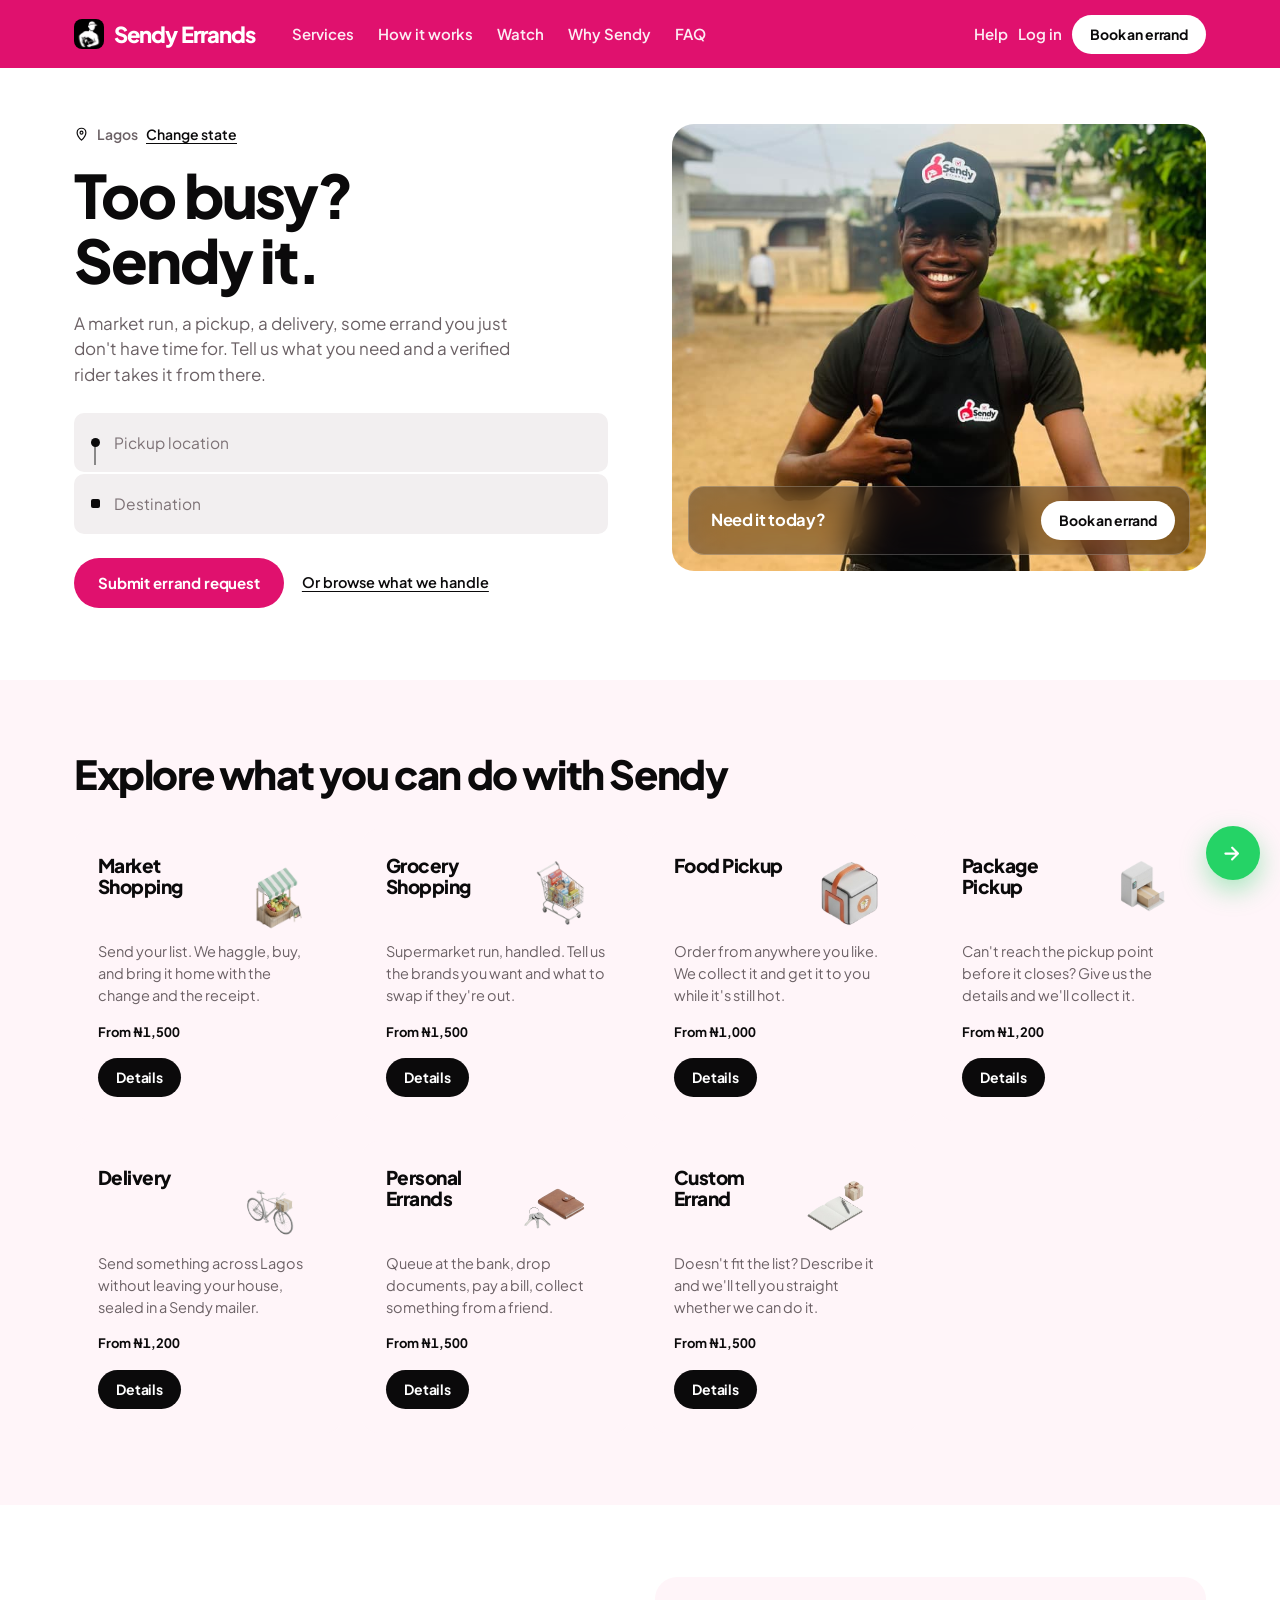
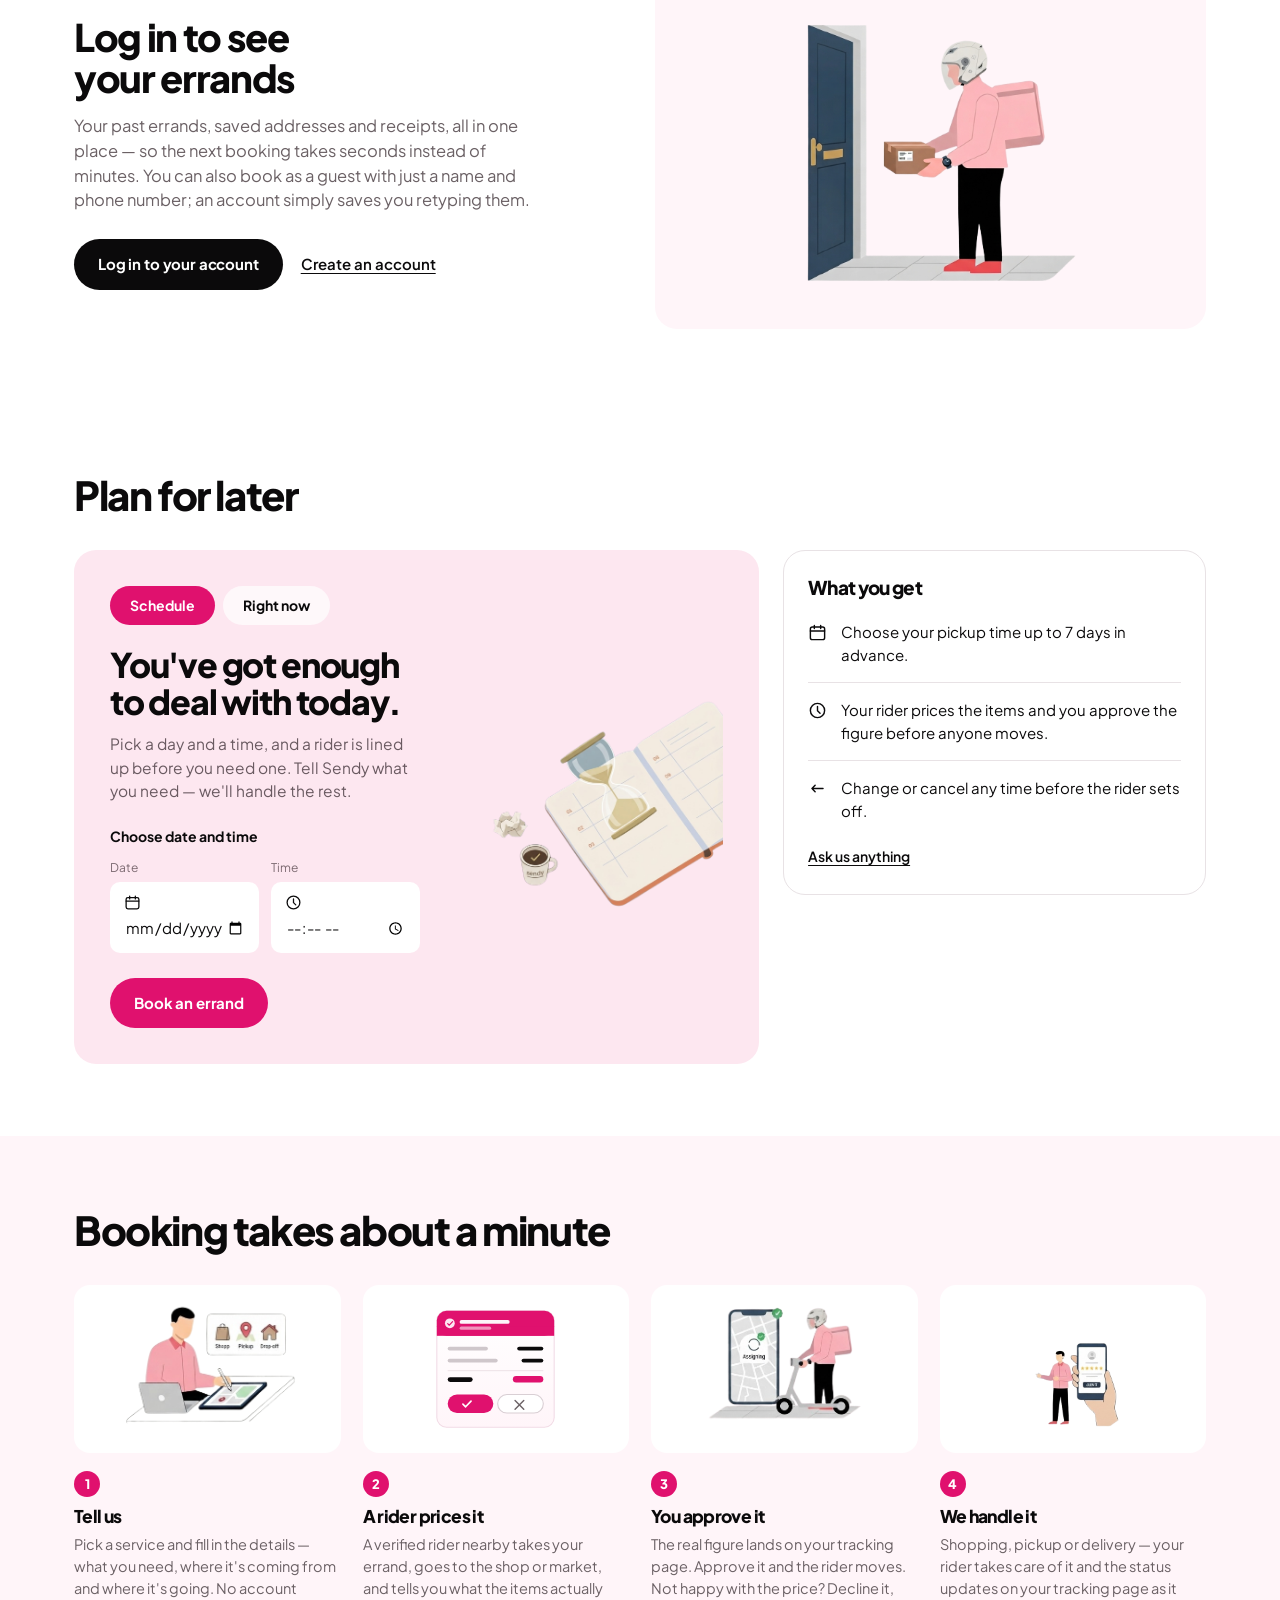
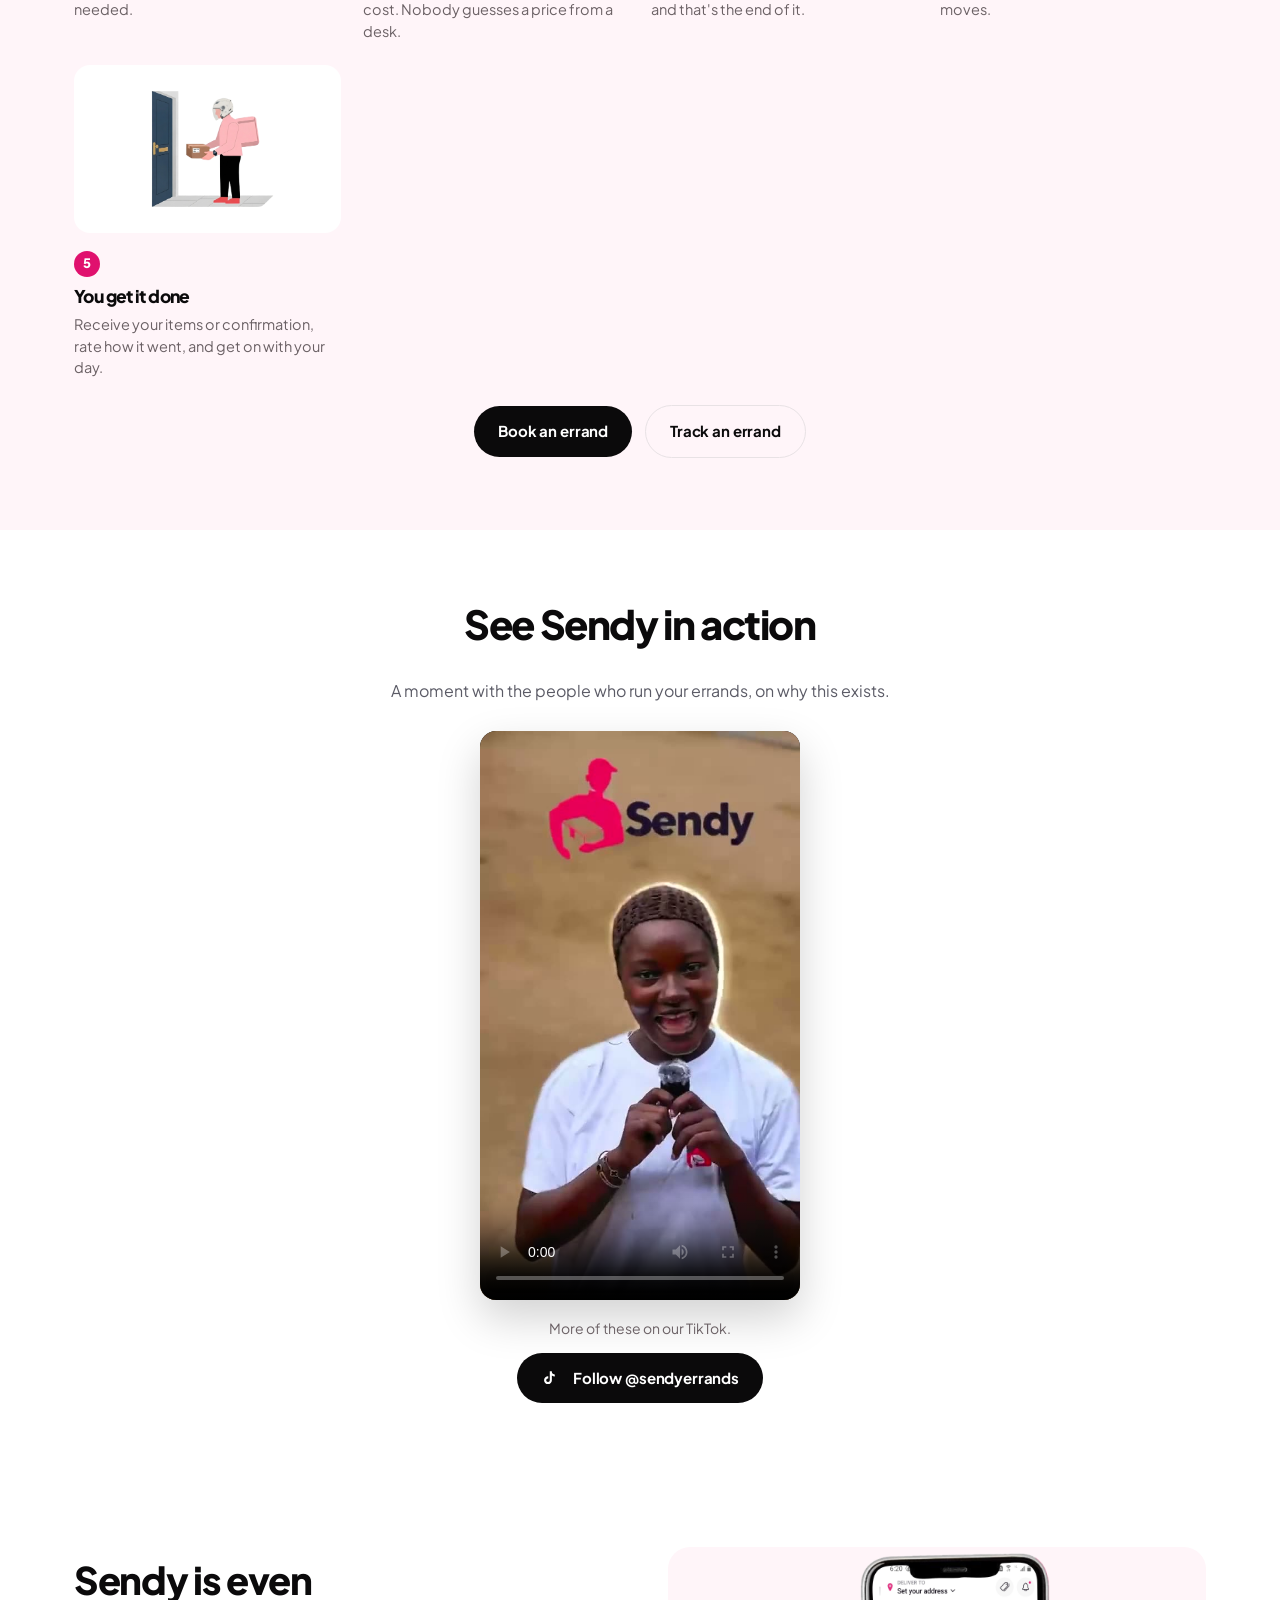
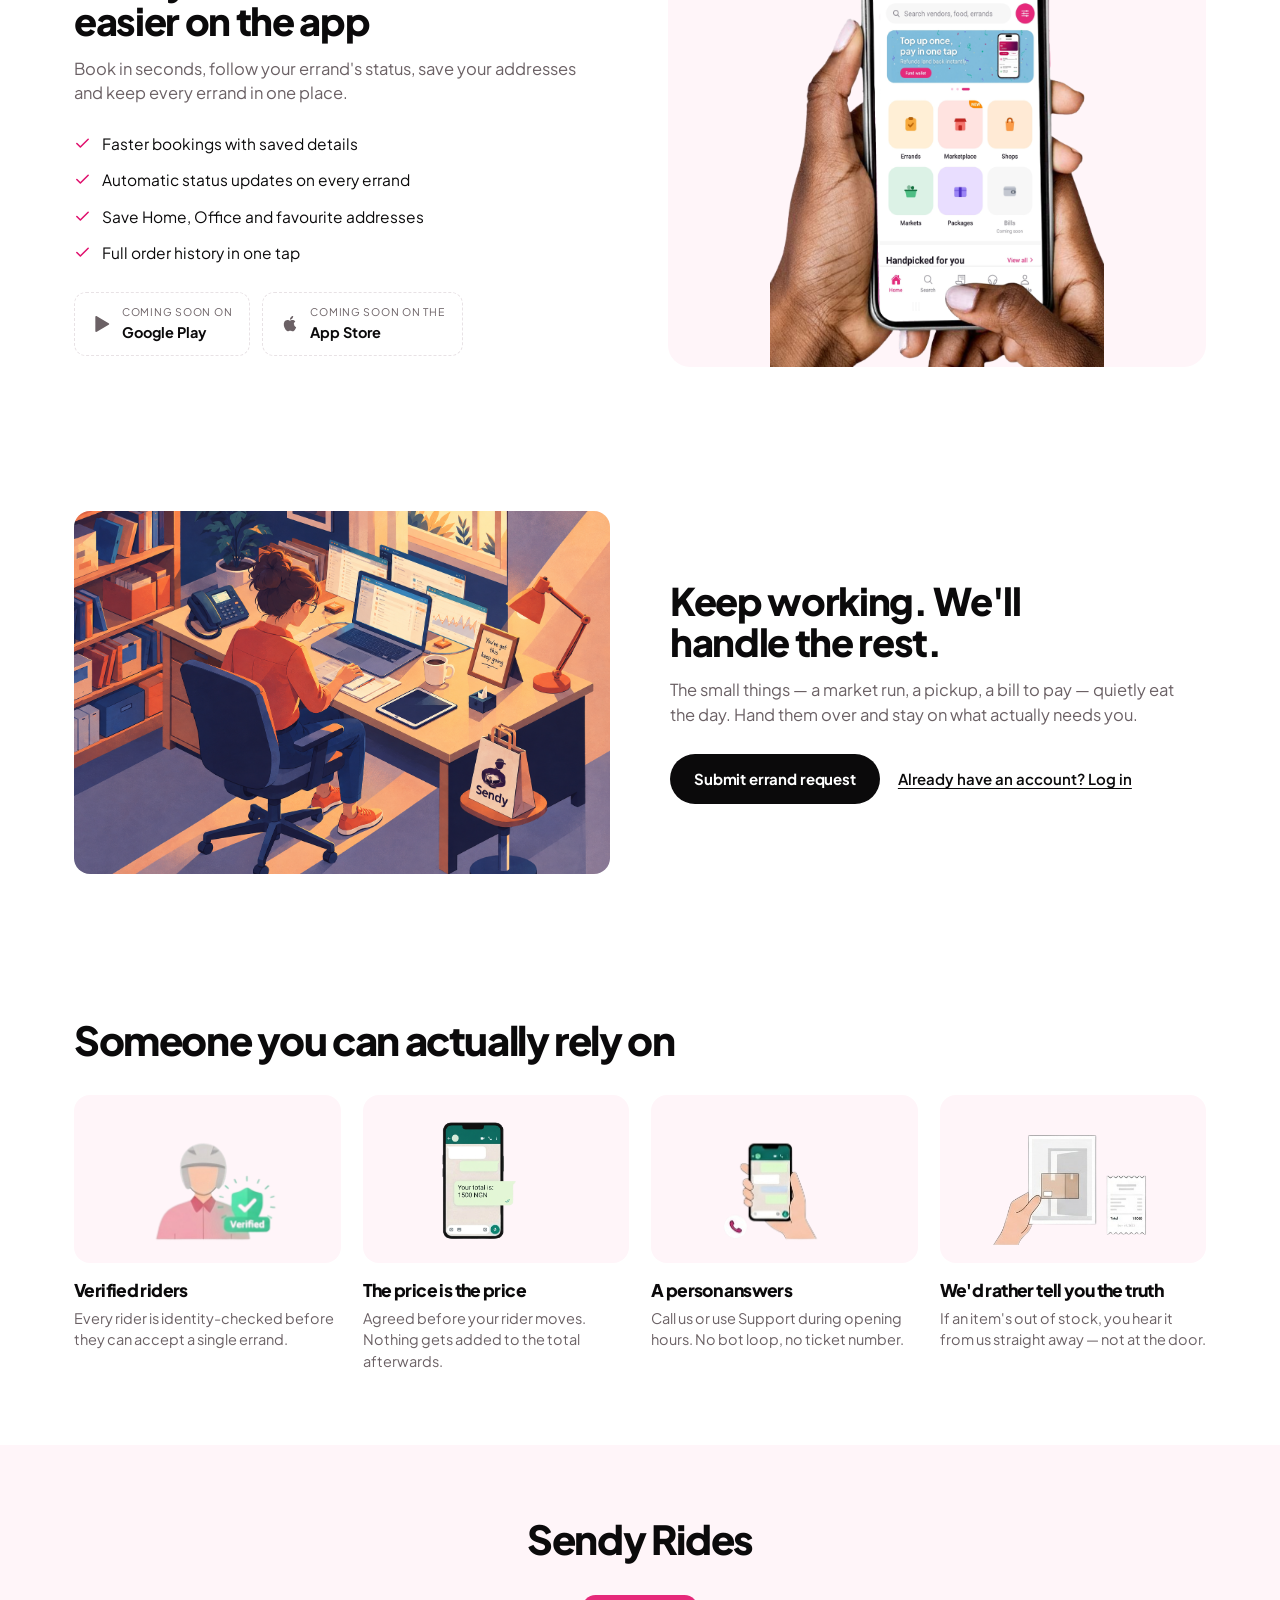
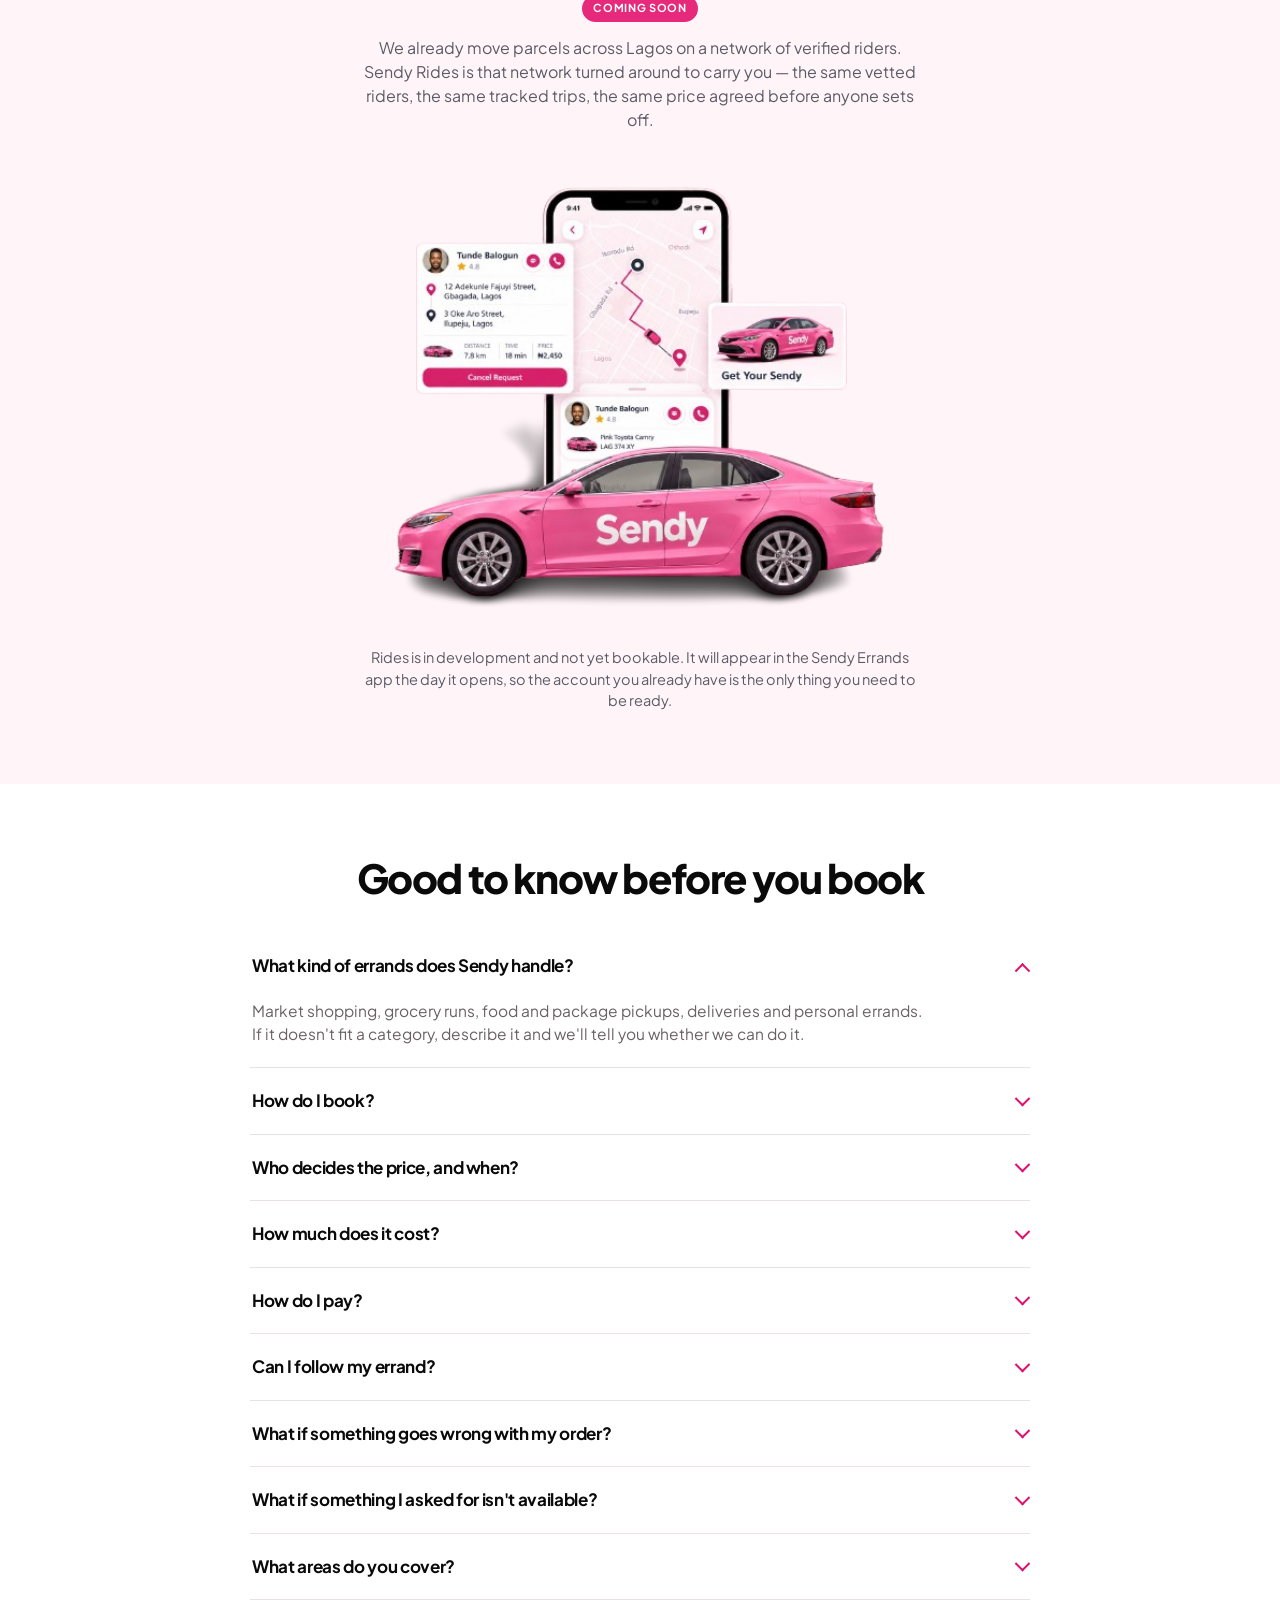
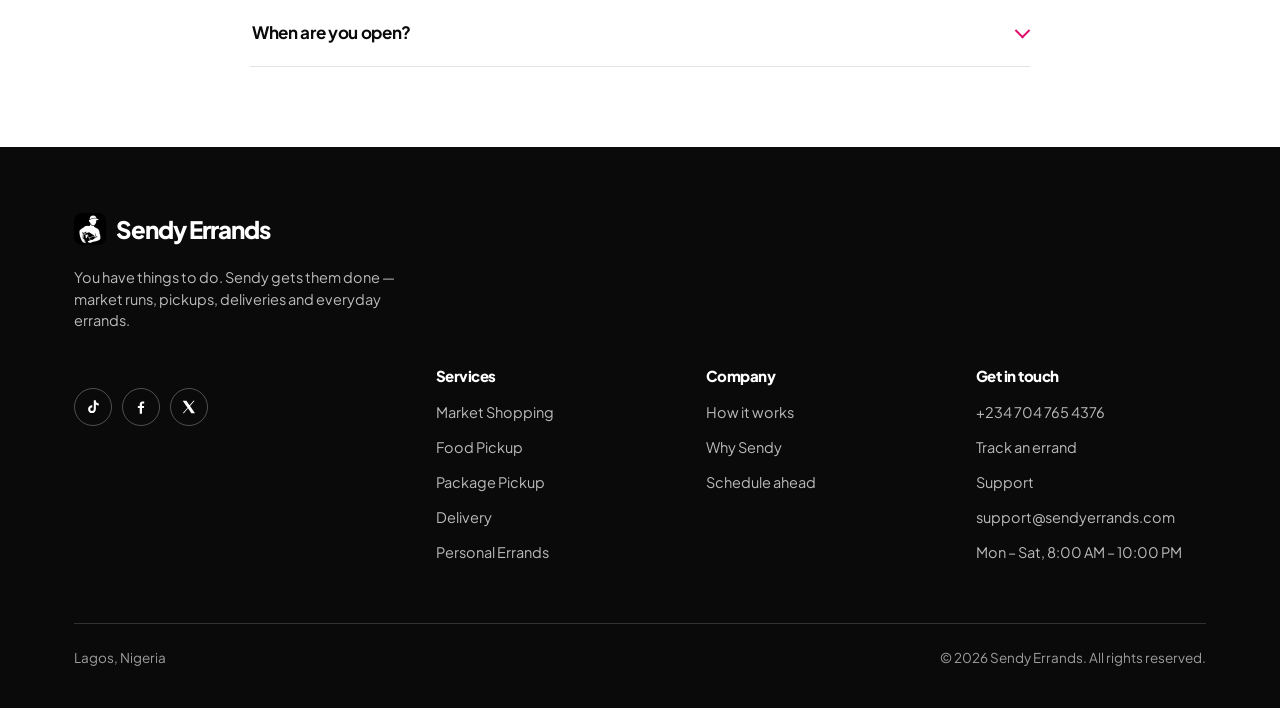
<file: index.html>
<!doctype html>
<html lang="en">
<head>
<meta charset="utf-8">
<meta name="viewport" content="width=device-width, initial-scale=1, viewport-fit=cover">

<title>Sendy Errands — We handle the errands, you handle life</title>
<meta name="description" content="Market runs, food and package pickups, deliveries and personal errands across Lagos. Tell Sendy what you need and a verified rider takes it from there.">
<meta name="theme-color" content="#E0116E">

<link rel="icon" href="img/logo-badge.png" type="image/png">
<link rel="preconnect" href="https://fonts.googleapis.com">
<link rel="preconnect" href="https://fonts.gstatic.com" crossorigin>
<link rel="stylesheet" href="https://fonts.googleapis.com/css2?family=Plus+Jakarta+Sans:wght@400;500;600;700;800&display=swap">
<link rel="stylesheet" href="styles.css">
</head>
<body>

<a href="#main" class="skip">Skip to content</a>

<!-- includes/header.php -->
<header class="nav">
  <div class="wrap nav__in">
    <a href="#top" class="nav__brand" id="top">
      <img src="img/logo-badge.png" alt="">
      Sendy Errands
    </a>

    <nav class="nav__links" aria-label="Primary">
      <a href="#services">Services</a>
      <a href="#how">How it works</a>
      <a href="#video">Watch</a>
      <a href="#why">Why Sendy</a>
      <a href="#faq">FAQ</a>
    </nav>

    <div class="nav__right">
      <a href="tel:+2347047654376" class="nav__help">Help</a>
      <a href="https://sendyerrands.com/login.php" class="nav__help">Log in</a>
      <a href="https://sendyerrands.com/book.php" target="_blank" rel="noopener" class="btn btn--white btn--sm">Book an errand</a>
      <button type="button" class="burger" id="burger" aria-label="Open menu" aria-expanded="false" aria-controls="mobile-nav">
        <span></span><span></span><span></span>
      </button>
    </div>
  </div>
</header>

<div class="mobile-nav" id="mobile-nav" data-open="false">
  <a href="#services">Services</a>
  <a href="#how">How it works</a>
  <a href="#video">Watch</a>
  <a href="#why">Why Sendy</a>
  <a href="https://sendyerrands.com/login.php">Log in</a>
  <a href="tel:+2347047654376">Call +234 704 765 4376</a>
  <a href="https://sendyerrands.com/book.php" target="_blank" rel="noopener" class="btn btn--white">Book an errand</a>
</div>

<main id="main">

  <!-- ============================ HERO ============================ -->
  <section class="hero">
    <div class="wrap hero__grid">
      <div>
        <span class="hero__place">
          <svg width="15" height="15" viewBox="0 0 24 24" aria-hidden="true"><path d="M12 21s7-6.6 7-12a7 7 0 1 0-14 0c0 5.4 7 12 7 12Z" stroke="currentColor" stroke-width="1.9" fill="none" stroke-linecap="round" stroke-linejoin="round"/><circle cx="12" cy="9" r="2.3" stroke="currentColor" stroke-width="1.9" fill="none"/></svg>
          <!-- Rendered with the real default, not a spinner: the page is correct
               before the IP lookup returns, and stays correct if it never does. -->
          <!-- Must be one of the select's options verbatim: opening the picker
               sets sel.value from this text, and an unmatched value blanks it. -->
          <span id="place">Lagos</span>
          <button type="button" class="hero__change" id="change-city">Change state</button>
          <!--
            States rather than a short list of cities, and all of them.

            Eight cities meant anyone outside them had no way to say where they
            were, which on a page whose whole job is "do you reach me?" reads as
            "no". States are also the unit the rest of the system prices in —
            the parcel fee is decided by whether a delivery crosses a state
            line — so the vocabulary now matches end to end.

            Grouped rather than one flat run of 37: alphabetical is right for
            scanning a dropdown, but burying Lagos between Kwara and Nasarawa
            when most visitors are in Lagos costs everyone a scroll.
          -->
          <select class="hero__city-select" id="city-select" aria-label="Choose your state" hidden>
            <optgroup label="Where we are busiest">
              <option>Lagos</option>
              <option>FCT - Abuja</option>
              <option>Rivers</option>
              <option>Oyo</option>
              <option>Kano</option>
            </optgroup>
            <optgroup label="All states">
              <option>Abia</option>
              <option>Adamawa</option>
              <option>Akwa Ibom</option>
              <option>Anambra</option>
              <option>Bauchi</option>
              <option>Bayelsa</option>
              <option>Benue</option>
              <option>Borno</option>
              <option>Cross River</option>
              <option>Delta</option>
              <option>Ebonyi</option>
              <option>Edo</option>
              <option>Ekiti</option>
              <option>Enugu</option>
              <option>Gombe</option>
              <option>Imo</option>
              <option>Jigawa</option>
              <option>Kaduna</option>
              <option>Katsina</option>
              <option>Kebbi</option>
              <option>Kogi</option>
              <option>Kwara</option>
              <option>Nasarawa</option>
              <option>Niger</option>
              <option>Ogun</option>
              <option>Ondo</option>
              <option>Osun</option>
              <option>Plateau</option>
              <option>Sokoto</option>
              <option>Taraba</option>
              <option>Yobe</option>
              <option>Zamfara</option>
            </optgroup>
          </select>
        </span>

        <h1>Too busy? Sendy it.</h1>
        <p class="hero__lead">A market run, a pickup, a delivery, some errand you just don't have time for. Tell us what you need and a verified rider takes it from there.</p>

        <!-- GET, so pickup and drop-off arrive on the booking page as query
             params — the same shape book.php already accepts. -->
        <form class="route" action="https://sendyerrands.com/book.php" method="get">
          <span class="route__link" aria-hidden="true"></span>

          <div class="route__row">
            <span class="route__marker route__marker--start" aria-hidden="true"><i></i></span>
            <label class="sr-only" for="pickup" hidden>Pickup location</label>
            <input id="pickup" name="pickup" type="text" placeholder="Pickup location" autocomplete="off">
          </div>

          <div class="route__row">
            <span class="route__marker route__marker--end" aria-hidden="true"><i></i></span>
            <label class="sr-only" for="dropoff" hidden>Destination</label>
            <input id="dropoff" name="dropoff" type="text" placeholder="Destination" autocomplete="off">
          </div>

          <div class="hero__actions">
            <button type="submit" class="btn btn--pink">Submit errand request</button>
            <a href="#services" class="hero__note">Or browse what we handle</a>
          </div>
        </form>
      </div>

      <div class="hero__visual">
        <img src="img/hero-rider.jpg" alt="A Sendy rider on his bicycle, ready to run an errand" width="756" height="1008" loading="eager">

        <!-- Carried over from the reference: a floating prompt over the image.
             It earns its place — the one action the page most wants, sitting
             where the eye already is. -->
        <div class="glass">
          <strong>Need it today?</strong>
          <a href="https://sendyerrands.com/book.php" target="_blank" rel="noopener" class="btn btn--white btn--sm">Book an errand</a>
        </div>
      </div>
    </div>
  </section>

  <!-- ========================== SERVICES ========================== -->
  <section class="sec sec--tint" id="services">
    <div class="wrap">
      <h2 class="sec__title">Explore what you can do with Sendy</h2>

      <div class="services">
        <article class="service">
          <div class="service__top">
            <h3>Market Shopping</h3>
            <span class="service__art"><img src="img/services/market-shopping.png" alt="" loading="lazy"></span>
          </div>
          <p>Send your list. We haggle, buy, and bring it home with the change and the receipt.</p>
          <span class="service__price">From ₦1,500</span>
          <a class="btn btn--dark btn--sm" href="services/market-shopping.html">Details</a>
        </article>

        <article class="service">
          <div class="service__top">
            <h3>Grocery Shopping</h3>
            <span class="service__art"><img src="img/services/grocery-shopping.png" alt="" loading="lazy"></span>
          </div>
          <p>Supermarket run, handled. Tell us the brands you want and what to swap if they're out.</p>
          <span class="service__price">From ₦1,500</span>
          <a class="btn btn--dark btn--sm" href="services/grocery-shopping.html">Details</a>
        </article>

        <article class="service">
          <div class="service__top">
            <h3>Food Pickup</h3>
            <span class="service__art"><img src="img/services/food-pickup.png" alt="" loading="lazy"></span>
          </div>
          <p>Order from anywhere you like. We collect it and get it to you while it's still hot.</p>
          <span class="service__price">From ₦1,000</span>
          <a class="btn btn--dark btn--sm" href="services/food-pickup.html">Details</a>
        </article>

        <article class="service">
          <div class="service__top">
            <h3>Package Pickup</h3>
            <span class="service__art"><img src="img/services/package-pickup.png" alt="" loading="lazy"></span>
          </div>
          <p>Can't reach the pickup point before it closes? Give us the details and we'll collect it.</p>
          <span class="service__price">From ₦1,200</span>
          <a class="btn btn--dark btn--sm" href="services/package-pickup.html">Details</a>
        </article>

        <article class="service">
          <div class="service__top">
            <h3>Delivery</h3>
            <span class="service__art"><img src="img/services/delivery.png" alt="" loading="lazy"></span>
          </div>
          <p>Send something across Lagos without leaving your house, sealed in a Sendy mailer.</p>
          <span class="service__price">From ₦1,200</span>
          <a class="btn btn--dark btn--sm" href="services/delivery.html">Details</a>
        </article>

        <article class="service">
          <div class="service__top">
            <h3>Personal Errands</h3>
            <span class="service__art"><img src="img/services/personal-errands.png" alt="" loading="lazy"></span>
          </div>
          <p>Queue at the bank, drop documents, pay a bill, collect something from a friend.</p>
          <span class="service__price">From ₦1,500</span>
          <a class="btn btn--dark btn--sm" href="services/personal-errands.html">Details</a>
        </article>

        <article class="service">
          <div class="service__top">
            <h3>Custom Errand</h3>
            <span class="service__art"><img src="img/services/custom-errand.png" alt="" loading="lazy"></span>
          </div>
          <p>Doesn't fit the list? Describe it and we'll tell you straight whether we can do it.</p>
          <span class="service__price">From ₦1,500</span>
          <a class="btn btn--dark btn--sm" href="services/custom-errand.html">Details</a>
        </article>
      </div>
    </div>
  </section>

  <!-- ========================== ACCOUNT =========================== -->
  <section class="sec" id="account">
    <div class="wrap account">
      <div>
        <h2>Log in to see your errands</h2>
        <p>Your past errands, saved addresses and receipts, all in one place &mdash; so the next booking takes seconds instead of minutes. You can also book as a guest with just a name and phone number; an account simply saves you retyping them.</p>
        <div class="account__actions">
          <a class="btn btn--dark" href="https://sendyerrands.com/login.php">Log in to your account</a>
          <a class="account__link" href="https://sendyerrands.com/register.php">Create an account</a>
        </div>
      </div>
      <div class="account__art">
        <img src="img/ill/account.png" alt="A Sendy rider handing a package to a customer at their door" loading="lazy">
      </div>
    </div>
  </section>

  <!-- ===================== PLAN AHEAD BANNER ====================== -->
  <section class="sec" id="plan">
    <div class="wrap">
      <h2 class="sec__title">Plan for later</h2>

      <div class="plan">
        <div class="plan__panel">
          <div class="plan__copy">
            <div class="plan__tabs" role="tablist" aria-label="When do you need this?">
              <button class="plan__tab" role="tab" aria-selected="true" type="button">Schedule</button>
              <button class="plan__tab" role="tab" aria-selected="false" type="button">Right now</button>
            </div>

            <h2>You've got enough to deal with today.</h2>
            <p>Pick a day and a time, and a rider is lined up before you need one. Tell Sendy what you need — we'll handle the rest.</p>

            <div class="plan__label">Choose date and time</div>
            <div class="plan__fields">
              <label class="plan__field">
                <span>Date</span>
                <span class="plan__field-in">
                  <svg width="17" height="17" viewBox="0 0 24 24" aria-hidden="true"><rect x="3" y="5" width="18" height="16" rx="2.5" stroke="currentColor" stroke-width="1.8" fill="none"/><path d="M3 10h18M8 3v4M16 3v4" stroke="currentColor" stroke-width="1.8" stroke-linecap="round"/></svg>
                  <input type="date" id="plan-date" name="date" aria-label="Date">
                </span>
              </label>
              <label class="plan__field">
                <span>Time</span>
                <span class="plan__field-in">
                  <svg width="17" height="17" viewBox="0 0 24 24" aria-hidden="true"><circle cx="12" cy="12" r="9" stroke="currentColor" stroke-width="1.8" fill="none"/><path d="M12 7v5.2l3.2 3.2" stroke="currentColor" stroke-width="1.8" fill="none" stroke-linecap="round" stroke-linejoin="round"/></svg>
                  <input type="time" id="plan-time" name="time" aria-label="Time">
                </span>
              </label>
            </div>

            <a class="btn btn--pink" href="https://sendyerrands.com/book.php" target="_blank" rel="noopener">Book an errand</a>
          </div>

          <div class="plan__art">
            <img src="img/ill/plan-time.png" alt="An open planner with an hourglass resting on it beside a Sendy mug" loading="lazy">
          </div>
        </div>

        <aside class="plan__side">
          <h3>What you get</h3>
          <ul>
            <li>
              <svg width="19" height="19" viewBox="0 0 24 24" aria-hidden="true"><rect x="3" y="5" width="18" height="16" rx="2.5" stroke="currentColor" stroke-width="1.8" fill="none"/><path d="M3 10h18M8 3v4M16 3v4" stroke="currentColor" stroke-width="1.8" stroke-linecap="round"/></svg>
              Choose your pickup time up to 7 days in advance.
            </li>
            <li>
              <svg width="19" height="19" viewBox="0 0 24 24" aria-hidden="true"><circle cx="12" cy="12" r="9" stroke="currentColor" stroke-width="1.8" fill="none"/><path d="M12 7v5.2l3.2 3.2" stroke="currentColor" stroke-width="1.8" fill="none" stroke-linecap="round" stroke-linejoin="round"/></svg>
              Your rider prices the items and you approve the figure before anyone moves.
            </li>
            <li>
              <svg width="19" height="19" viewBox="0 0 24 24" aria-hidden="true"><path d="M5 12h14M5 12l4-4M5 12l4 4" stroke="currentColor" stroke-width="1.8" fill="none" stroke-linecap="round" stroke-linejoin="round"/></svg>
              Change or cancel any time before the rider sets off.
            </li>
          </ul>
          <a class="plan__terms" href="https://sendyerrands.com/support.php" target="_blank" rel="noopener">Ask us anything</a>
        </aside>
      </div>
    </div>
  </section>

  <!-- ========================= HOW IT WORKS ======================= -->
  <section class="sec sec--tint" id="how">
    <div class="wrap">
      <h2 class="sec__title">Booking takes about a minute</h2>
      <!--
        These five steps mirror the live flow on sendyerrands.com, deliberately,
        because this page is the advert for it and the two disagreeing is how a
        customer ends up expecting something that will not happen.

        What stood here described the old WhatsApp process: "message us", and
        "we come back within minutes with a final figure". Errands are neither
        booked nor priced that way any more. The rider prices the items from the
        shop, and the customer approves or declines on their tracking page.
      -->
      <div class="icards">
        <div class="icard">
          <div class="icard__plate"><img src="img/ill/s1-tell-us.png" alt="" loading="lazy"></div>
          <span class="icard__n">1</span>
          <h3>Tell us</h3>
          <p>Pick a service and fill in the details &mdash; what you need, where it's coming from and where it's going. No account needed.</p>
        </div>
        <div class="icard">
          <div class="icard__plate"><img src="img/ill/s2-approve-price.svg" alt="" loading="lazy"></div>
          <span class="icard__n">2</span>
          <h3>A rider prices it</h3>
          <p>A verified rider nearby takes your errand, goes to the shop or market, and tells you what the items actually cost. Nobody guesses a price from a desk.</p>
        </div>
        <div class="icard">
          <div class="icard__plate"><img src="img/ill/s3-we-handle.png" alt="" loading="lazy"></div>
          <span class="icard__n">3</span>
          <h3>You approve it</h3>
          <p>The real figure lands on your tracking page. Approve it and the rider moves. Not happy with the price? Decline it, and that's the end of it.</p>
        </div>
        <div class="icard">
          <div class="icard__plate"><img src="img/ill/s4-done.png" alt="" loading="lazy"></div>
          <span class="icard__n">4</span>
          <h3>We handle it</h3>
          <p>Shopping, pickup or delivery &mdash; your rider takes care of it and the status updates on your tracking page as it moves.</p>
        </div>
        <div class="icard">
          <div class="icard__plate"><img src="img/ill/account.png" alt="" loading="lazy"></div>
          <span class="icard__n">5</span>
          <h3>You get it done</h3>
          <p>Receive your items or confirmation, rate how it went, and get on with your day.</p>
        </div>
      </div>
      <p style="text-align:center; margin-top:26px;">
        <a class="btn btn--dark" href="https://sendyerrands.com/book.php" target="_blank" rel="noopener">Book an errand</a>
        <a class="btn btn--ghost" href="https://sendyerrands.com/track.php" target="_blank" rel="noopener" style="margin-left:10px;">Track an errand</a>
      </p>
    </div>
  </section>

  <!-- =========================== VIDEO ============================ -->
  <!--
    Deliberately not autoplaying.

    The clip is 34 seconds with real speech in it, so muting it to satisfy
    autoplay rules would throw away the entire point, and playing 4MB
    unprompted at a Lagos customer on mobile data is rude in a way that is
    easy to miss from a desk on wifi. preload="metadata" fetches a few KB
    until someone actually presses play.

    playsinline matters on iPhones: without it Safari hijacks the tap and
    throws the video into its own fullscreen player, which loses the page.
  -->
  <section class="sec" id="video">
    <div class="wrap">
      <h2 class="sec__title" style="text-align:center;">See Sendy in action</h2>
      <p style="text-align:center; max-width:520px; margin:0 auto 28px; color:#5b5b66;">
        A moment with the people who run your errands, on why this exists.
      </p>

      <div class="vid">
        <div class="vid__frame">
          <video
            controls
            playsinline
            preload="metadata"
            poster="assets/video/sendy-in-action-poster.jpg"
            width="576" height="1024">
            <source src="assets/video/sendy-in-action.mp4" type="video/mp4">
            <!-- Shown only where the tag or the codec is unsupported, so it has
                 to lead somewhere real rather than apologise. -->
            Your browser cannot play this video.
            <a href="https://www.tiktok.com/@sendyerrands" target="_blank" rel="noopener">Watch it on TikTok</a> instead.
          </video>
        </div>

        <p class="vid__note">More of these on our TikTok.</p>

        <a class="btn btn--dark" href="https://www.tiktok.com/@sendyerrands"
           target="_blank" rel="noopener" style="margin-top:14px;">
          <svg width="16" height="16" viewBox="0 0 24 24" aria-hidden="true" style="vertical-align:-2px; margin-right:8px;">
            <path fill="currentColor" d="M16.3 2h-3.1v13.3a2.7 2.7 0 1 1-2.3-2.67v-3.15A5.85 5.85 0 1 0 16.3 15.1V8.3a7.4 7.4 0 0 0 4.4 1.44V6.6a4.3 4.3 0 0 1-4.4-4.6Z"/>
          </svg>
          Follow @sendyerrands
        </a>
      </div>
    </div>
  </section>

  <!-- ============================ APP ============================= -->
  <section class="sec" id="app">
    <div class="wrap app">
      <div>
        <h2>Sendy is even easier on the app</h2>
        <p>Book in seconds, follow your errand's status, save your addresses and keep every errand in one place.</p>
        <ul class="app__list">
          <li><svg width="17" height="17" viewBox="0 0 24 24" aria-hidden="true"><path d="M4 12l5 5L20 6" stroke="currentColor" stroke-width="2.2" fill="none" stroke-linecap="round" stroke-linejoin="round"/></svg> Faster bookings with saved details</li>
          <li><svg width="17" height="17" viewBox="0 0 24 24" aria-hidden="true"><path d="M4 12l5 5L20 6" stroke="currentColor" stroke-width="2.2" fill="none" stroke-linecap="round" stroke-linejoin="round"/></svg> Automatic status updates on every errand</li>
          <li><svg width="17" height="17" viewBox="0 0 24 24" aria-hidden="true"><path d="M4 12l5 5L20 6" stroke="currentColor" stroke-width="2.2" fill="none" stroke-linecap="round" stroke-linejoin="round"/></svg> Save Home, Office and favourite addresses</li>
          <li><svg width="17" height="17" viewBox="0 0 24 24" aria-hidden="true"><path d="M4 12l5 5L20 6" stroke="currentColor" stroke-width="2.2" fill="none" stroke-linecap="round" stroke-linejoin="round"/></svg> Full order history in one tap</li>
        </ul>
        <div class="app__stores">
          <span class="store-tag">
            <svg width="20" height="20" viewBox="0 0 24 24" aria-hidden="true"><path d="M4 3.6c0-.9 1-1.5 1.8-1L20 11a1.1 1.1 0 0 1 0 2L5.8 21.4c-.8.5-1.8-.1-1.8-1V3.6Z" fill="currentColor"/></svg>
            <span><small>Coming soon on</small><b>Google Play</b></span>
          </span>
          <span class="store-tag">
            <svg width="20" height="20" viewBox="0 0 24 24" aria-hidden="true"><path d="M16.5 12.3c0-2.2 1.8-3.3 1.9-3.4-1-1.5-2.6-1.7-3.2-1.7-1.4-.1-2.6.8-3.3.8-.7 0-1.8-.8-2.9-.8-1.5 0-2.9.9-3.7 2.2-1.6 2.7-.4 6.8 1.1 9 .8 1.1 1.7 2.3 2.9 2.3 1.1 0 1.6-.7 3-.7s1.8.7 3 .7c1.2 0 2-1.1 2.8-2.2.9-1.3 1.2-2.5 1.3-2.6-.1 0-2.5-1-2.5-3.6ZM14.8 5.5c.6-.8 1.1-1.9 1-3-1 0-2.1.6-2.8 1.4-.6.7-1.1 1.8-1 2.9 1.1.1 2.1-.5 2.8-1.3Z" fill="currentColor"/></svg>
            <span><small>Coming soon on the</small><b>App Store</b></span>
          </span>
        </div>
      </div>
      <div class="app__art">
        <img src="img/ill/app-phone.png" alt="The Sendy app open on a phone, showing errands, marketplace and package options" loading="lazy">
      </div>
    </div>
  </section>

  <!-- ========================= TIME BACK ========================== -->
  <section class="sec">
    <div class="wrap feature">
      <div class="feature__art">
        <img src="img/plan-ahead.png" alt="Someone working at their desk while a Sendy bag waits beside them" loading="lazy">
      </div>
      <div>
        <h2>Keep working. We'll handle the rest.</h2>
        <p>The small things — a market run, a pickup, a bill to pay — quietly eat the day. Hand them over and stay on what actually needs you.</p>
        <div class="feature__actions">
          <a class="btn btn--dark" href="https://sendyerrands.com/book.php">Submit errand request</a>
          <a class="feature__link" href="https://sendyerrands.com/login.php">Already have an account? Log in</a>
        </div>
      </div>
    </div>
  </section>

  <!-- =========================== TRUST ============================ -->
  <section class="sec" id="why">
    <div class="wrap">
      <h2 class="sec__title">Someone you can actually rely on</h2>
      <div class="icards">
        <div class="icard">
          <div class="icard__plate"><img src="img/ill/t-verified.png" alt="" loading="lazy"></div>
          <h3>Verified riders</h3>
          <p>Every rider is identity-checked before they can accept a single errand.</p>
        </div>
        <div class="icard">
          <div class="icard__plate"><img src="img/ill/t-price.png" alt="" loading="lazy"></div>
          <h3>The price is the price</h3>
          <p>Agreed before your rider moves. Nothing gets added to the total afterwards.</p>
        </div>
        <div class="icard">
          <div class="icard__plate"><img src="img/ill/t-person.png" alt="" loading="lazy"></div>
          <h3>A person answers</h3>
          <p>Call us or use Support during opening hours. No bot loop, no ticket number.</p>
        </div>
        <div class="icard">
          <div class="icard__plate"><img src="img/ill/t-truth.png" alt="" loading="lazy"></div>
          <h3>We'd rather tell you the truth</h3>
          <p>If an item's out of stock, you hear it from us straight away — not at the door.</p>
        </div>
      </div>
    </div>
  </section>

  <!-- ====================== SENDY RIDES ====================== -->
  <!--
    Replaces three invented five-star testimonials that stood here in the
    design demo. They were written to show what the section would look like,
    not by customers, so they are not publishable on a live site.

    "Coming soon" is load-bearing rather than decoration: Rides cannot be
    booked yet, and a page implying otherwise sends people hunting for a flow
    that does not exist. The same badge is on the .com about page and in the
    app for the same reason.
  -->
  <section class="sec sec--tint" id="rides">
    <div class="wrap">
      <h2 class="sec__title" style="text-align:center;">Sendy Rides</h2>
      <p style="text-align:center; max-width:560px; margin:0 auto 28px; color:#5b5b66;">
        <strong style="display:inline-block; background:#E6297A; color:#fff; font-size:11px;
                       font-weight:700; letter-spacing:.06em; text-transform:uppercase;
                       padding:5px 11px; border-radius:999px; margin-bottom:14px;">Coming soon</strong>
        <br>
        We already move parcels across Lagos on a network of verified riders.
        Sendy Rides is that network turned around to carry you &mdash; the same
        vetted riders, the same tracked trips, the same price agreed before
        anyone sets off.
      </p>
      <div style="max-width:620px; margin:0 auto;">
        <img src="assets/images/sendy-rides.png"
             alt="Sendy Rides &mdash; book rides and travel with Sendy Errands"
             loading="lazy" width="577" height="433"
             style="width:100%; height:auto; border-radius:16px;">
      </div>
      <p style="text-align:center; margin:22px auto 0; max-width:560px; color:#5b5b66; font-size:14.5px;">
        Rides is in development and not yet bookable. It will appear in the
        Sendy Errands app the day it opens, so the account you already have is
        the only thing you need to be ready.
      </p>
    </div>
  </section>

  <!-- ============================ FAQ ============================= -->
  <section class="sec" id="faq">
    <div class="wrap">
      <h2 class="sec__title" style="text-align:center;">Good to know before you book</h2>
      <div class="faq">
        <details open>
          <summary>What kind of errands does Sendy handle?</summary>
          <p>Market shopping, grocery runs, food and package pickups, deliveries and personal errands. If it doesn't fit a category, describe it and we'll tell you whether we can do it.</p>
        </details>
        <details>
          <summary>How do I book?</summary>
          <p>Book on the website in about a minute &mdash; pick a service, say what you need and where it's going. You can book as a guest with just your name and phone number; nothing to install and no account required. The app does the same thing faster if you'd rather.</p>
        </details>
        <details>
          <summary>Who decides the price, and when?</summary>
          <p>Your rider does, once they are at the shop or market and can see what things actually cost. That figure lands on your tracking page for you to approve. Nothing is bought and no rider sets off until you do &mdash; and if the price isn't right, you decline and that is the end of it.</p>
        </details>
        <details>
          <summary>How much does it cost?</summary>
          <p>Errands start from ₦1,000 to ₦1,500 depending on the type, then vary with distance and what's involved. For shopping errands the item cost is separate from the dispatch fee, and both are shown to you to approve before a rider moves.</p>
        </details>
        <details>
          <summary>How do I pay?</summary>
          <p>For shopping errands you pay the seller directly using the account details on your tracking page, and settle the Sendy dispatch fee separately. Some errands offer pay-on-completion. Everything owing is shown before you approve.</p>
        </details>
        <details>
          <summary>Can I follow my errand?</summary>
          <p>Yes. Every errand gets a reference and a live status you follow on the <a href="https://sendyerrands.com/track.php" target="_blank" rel="noopener">Track Order</a> page, from booking through to completion. Once a rider is assigned, their contact details appear there too.</p>
        </details>
        <details>
          <summary>What if something goes wrong with my order?</summary>
          <p>Call us or use the <a href="https://sendyerrands.com/support.php" target="_blank" rel="noopener">Support</a> page with your order reference, and a real person will sort it out &mdash; refund requests and missing items included.</p>
        </details>
        <details>
          <summary>What if something I asked for isn't available?</summary>
          <p>Your rider calls you before swapping anything, so nothing is bought without your say-so.</p>
        </details>
        <details>
          <summary>What areas do you cover?</summary>
          <p>We're based in Ikotun-Igando and cover a growing part of Lagos. Ask us and we'll confirm whether we reach you before you commit.</p>
        </details>
        <details>
          <summary>When are you open?</summary>
          <p>Monday to Saturday, 8:00 AM to 10:00 PM. You can book at any time &mdash; errands placed outside those hours are picked up when we open.</p>
        </details>
      </div>
    </div>
  </section>

</main>

<!-- includes/footer.php -->
<footer class="foot">
  <div class="wrap">
    <a href="#top" class="foot__brand"><img src="img/logo-badge.png" alt="">Sendy Errands</a>
    <p class="foot__about">You have things to do. Sendy gets them done — market runs, pickups, deliveries and everyday errands.</p>

    <div class="foot__grid">
      <div>
        <div class="foot__socials">
          <a href="https://www.tiktok.com/@sendyerrands" target="_blank" rel="noopener" aria-label="TikTok"><svg width="16" height="16" viewBox="0 0 24 24" aria-hidden="true"><path fill="currentColor" d="M16.3 2h-3.1v13.3a2.7 2.7 0 1 1-2.3-2.67v-3.15A5.85 5.85 0 1 0 16.3 15.1V8.3a7.4 7.4 0 0 0 4.4 1.44V6.6a4.3 4.3 0 0 1-4.4-4.6Z"/></svg></a>
          <a href="https://www.facebook.com/profile.php?id=100064867516467" target="_blank" rel="noopener" aria-label="Facebook"><svg width="16" height="16" viewBox="0 0 24 24" aria-hidden="true"><path fill="currentColor" d="M13.5 22v-8.4h2.8l.42-3.26H13.5V8.24c0-.94.26-1.58 1.6-1.58h1.72V3.74A23 23 0 0 0 14.3 3.6c-2.5 0-4.2 1.52-4.2 4.32v2.42H7.28v3.26h2.82V22h3.4Z"/></svg></a>
          <a href="https://x.com/Sendyerrands" target="_blank" rel="noopener" aria-label="X"><svg width="16" height="16" viewBox="0 0 24 24" aria-hidden="true"><path fill="currentColor" d="M13.53 10.4 20.4 2.5h-1.63l-5.96 6.86L8.06 2.5H2.6l7.2 10.48-7.2 8.3h1.63l6.3-7.24 5.03 7.24h5.44l-7.47-10.88Z"/></svg></a>
        </div>
      </div>

      <div>
        <h4>Services</h4>
        <ul>
          <li><a href="#services">Market Shopping</a></li>
          <li><a href="#services">Food Pickup</a></li>
          <li><a href="#services">Package Pickup</a></li>
          <li><a href="#services">Delivery</a></li>
          <li><a href="#services">Personal Errands</a></li>
        </ul>
      </div>

      <div>
        <h4>Company</h4>
        <ul>
          <li><a href="#how">How it works</a></li>
          <li><a href="#why">Why Sendy</a></li>
          <li><a href="#plan">Schedule ahead</a></li>
        </ul>
      </div>

      <div>
        <h4>Get in touch</h4>
        <ul>
          <li><a href="tel:+2347047654376">+234 704 765 4376</a></li>
          <li><a href="https://sendyerrands.com/track.php" target="_blank" rel="noopener">Track an errand</a></li>
          <li><a href="https://sendyerrands.com/support.php" target="_blank" rel="noopener">Support</a></li>
          <li><a href="mailto:support@sendyerrands.com">support@sendyerrands.com</a></li>
          <li><span>Mon – Sat, 8:00 AM – 10:00 PM</span></li>
        </ul>
      </div>
    </div>

    <div class="foot__base">
      <span>Lagos, Nigeria</span>
      <span>© 2026 Sendy Errands. All rights reserved.</span>
    </div>
  </div>
</footer>

<!--
  The floating WhatsApp button stood here: the WhatsApp glyph, labelled "Chat
  with Sendy on WhatsApp", pointing at book.php. The business took WhatsApp out
  of the booking loop, so it advertised a channel nobody is on and the icon
  promised a chat window that was never going to open. Booking and support both
  have real pages now and are linked in the nav and the footer.
-->
<a class="wa" href="https://sendyerrands.com/book.php" target="_blank" rel="noopener" aria-label="Book an errand">
  <svg width="26" height="26" viewBox="0 0 24 24" aria-hidden="true">
    <path d="M5 13.5h9.2l-3.6 3.6a1 1 0 1 0 1.4 1.4l5.3-5.3a1 1 0 0 0 0-1.4l-5.3-5.3a1 1 0 1 0-1.4 1.4l3.6 3.6H5a1 1 0 0 0 0 2Z" fill="currentColor"/>
  </svg>
</a>

<script>
// Mobile menu.
(function () {
  var burger = document.getElementById('burger');
  var menu = document.getElementById('mobile-nav');
  if (!burger || !menu) return;
  function setOpen(open) {
    menu.setAttribute('data-open', open ? 'true' : 'false');
    burger.setAttribute('aria-expanded', open ? 'true' : 'false');
    burger.setAttribute('aria-label', open ? 'Close menu' : 'Open menu');
  }
  burger.addEventListener('click', function () { setOpen(menu.getAttribute('data-open') !== 'true'); });
  menu.addEventListener('click', function (e) { if (e.target.closest('a')) setOpen(false); });
  document.addEventListener('keydown', function (e) { if (e.key === 'Escape') setOpen(false); });
})();

// City. The default is already in the markup, so the page is correct before
// anything below runs and stays correct if all of it fails.
//
// Order of authority: a city the visitor picked beats an IP guess, always. IP
// geolocation reports where the connection appears to be, which for anyone on
// a VPN is the VPN's city — so it is a helpful default, never a verdict.
(function () {
  var el = document.getElementById('place');
  var btn = document.getElementById('change-city');
  var sel = document.getElementById('city-select');
  if (!el || !btn || !sel) return;

  var KEY = 'sendy-city';
  var read = function () { try { return localStorage.getItem(KEY); } catch (e) { return null; } };
  var write = function (v) { try { localStorage.setItem(KEY, v); } catch (e) {} };

  function show(open) {
    sel.hidden = !open;
    btn.hidden = open;
    el.hidden = open;
    if (open) sel.focus();
  }

  /* Every value the picker can represent. Anything else must not reach the
     label, because opening the picker does sel.value = the label text — and a
     value with no matching option silently blanks the select. */
  var KNOWN = Array.prototype.map.call(sel.options, function (o) { return o.value; });
  var isKnown = function (v) { return KNOWN.indexOf(v) !== -1; };

  /* Stored values used to be "Lagos, Nigeria" — a city-and-country string the
     state list cannot match. A returning visitor would otherwise be pinned to
     a label the picker could not open on. */
  var chosen = read();
  if (chosen && isKnown(chosen)) el.textContent = chosen;

  btn.addEventListener('click', function () {
    sel.value = el.textContent.trim();
    show(true);
  });
  sel.addEventListener('change', function () {
    el.textContent = sel.value;
    write(sel.value);
    show(false);
  });
  sel.addEventListener('blur', function () { show(false); });

  // Best-effort, and only when the visitor has not already chosen. Any failure
  // — offline, blocked, rate-limited, adblocker — leaves the default standing.
  if (chosen && isKnown(chosen)) return;
  fetch('https://get.geojs.io/v1/ip/geo.json')
    .then(function (r) { return r.ok ? r.json() : null; })
    .then(function (d) {
      if (!d) return;
      /* region is the state; city is "Ikeja", which is in Lagos State but is
         not a state. Reading the city was what produced labels the picker had
         no option for. Anything unrecognised leaves the default standing,
         which is the honest outcome for a guess that did not land. */
      if (isKnown(d.region)) el.textContent = d.region;
    })
    .catch(function () {});
})();

// Schedule / Right now tabs. Visual state only in this demo — the real page
// would swap the date fields for an "as soon as possible" note.
(function () {
  var tabs = Array.prototype.slice.call(document.querySelectorAll('.plan__tab'));
  tabs.forEach(function (tab) {
    tab.addEventListener('click', function () {
      tabs.forEach(function (t) { t.setAttribute('aria-selected', String(t === tab)); });
    });
  });
})();
</script>

</body>
</html>
</file>
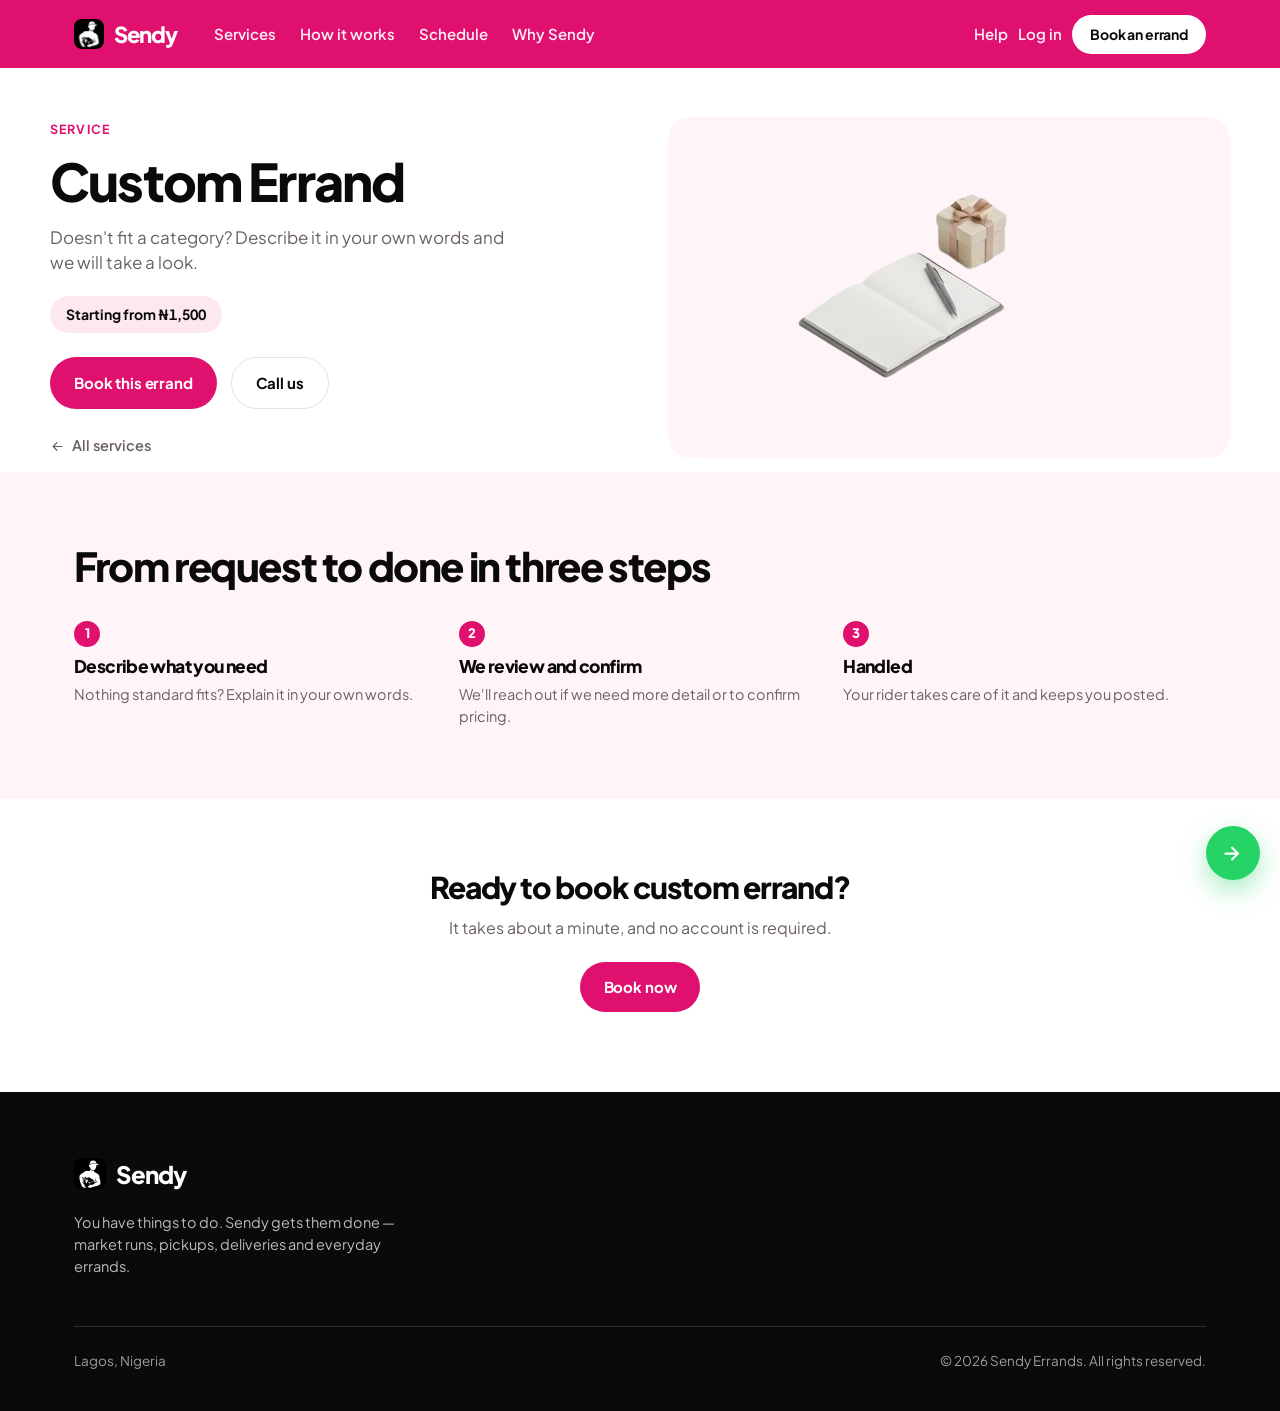
<file: services/custom-errand.html>
<!doctype html>
<html lang="en">
<head>
<meta charset="utf-8">
<meta name="viewport" content="width=device-width, initial-scale=1, viewport-fit=cover">

<title>Custom Errand | Sendy Errands</title>
<meta name="description" content="Doesn't fit a category? Describe it in your own words and we will take a look.">
<meta name="theme-color" content="#E0116E">

<link rel="icon" href="../img/logo-badge.png" type="image/png">
<link rel="preconnect" href="https://fonts.googleapis.com">
<link rel="preconnect" href="https://fonts.gstatic.com" crossorigin>
<link rel="stylesheet" href="https://fonts.googleapis.com/css2?family=Plus+Jakarta+Sans:wght@400;500;600;700;800&display=swap">
<link rel="stylesheet" href="../styles.css">
</head>
<body>

<a href="#main" class="skip">Skip to content</a>

<header class="nav">
  <div class="wrap nav__in">
    <a href="../index.html" class="nav__brand"><img src="../img/logo-badge.png" alt="">Sendy</a>
    <nav class="nav__links" aria-label="Primary">
      <a href="../index.html#services">Services</a>
      <a href="../index.html#how">How it works</a>
      <a href="../index.html#plan">Schedule</a>
      <a href="../index.html#why">Why Sendy</a>
    </nav>
    <div class="nav__right">
      <a href="tel:+2347047654376" class="nav__help">Help</a>
      <a href="../index.html#account" class="nav__help">Log in</a>
      <a href="https://sendyerrands.com/book.php" target="_blank" rel="noopener" class="btn btn--white btn--sm">Book an errand</a>
      <button type="button" class="burger" id="burger" aria-label="Open menu" aria-expanded="false" aria-controls="mobile-nav"><span></span><span></span><span></span></button>
    </div>
  </div>
</header>

<div class="mobile-nav" id="mobile-nav" data-open="false">
  <a href="../index.html#services">Services</a>
  <a href="../index.html#how">How it works</a>
  <a href="../index.html#plan">Schedule</a>
  <a href="../index.html#why">Why Sendy</a>
  <a href="../index.html#account">Log in</a>
  <a href="https://sendyerrands.com/book.php" target="_blank" rel="noopener" class="btn btn--white">Book an errand</a>
</div>

<main id="main">

  <section class="wrap svc-hero">
    <div>
      <span class="svc-hero__eyebrow">Service</span>
      <h1>Custom Errand</h1>
      <p class="svc-hero__lead">Doesn't fit a category? Describe it in your own words and we will take a look.</p>
      <span class="svc-hero__price">Starting from ₦1,500</span>
      <div class="svc-hero__actions">
        <a class="btn btn--pink" href="https://sendyerrands.com/book.php" target="_blank" rel="noopener">Book this errand</a>
        <a class="btn btn--ghost" href="tel:+2347047654376">Call us</a>
      </div>
      <a class="svc-back" href="../index.html#services">
        <svg width="15" height="15" viewBox="0 0 24 24" aria-hidden="true"><path d="M19 12H5M5 12l6-6M5 12l6 6" stroke="currentColor" stroke-width="1.9" fill="none" stroke-linecap="round" stroke-linejoin="round"/></svg>
        All services
      </a>
    </div>
    <div class="svc-hero__art">
      <img src="../img/services/custom-errand.png" alt="" loading="eager">
    </div>
  </section>

  <section class="sec sec--tint">
    <div class="wrap">
      <h2 class="sec__title">From request to done in three steps</h2>
      <div class="icards">
        <div class="icard">
          <span class="icard__n">1</span>
          <h3>Describe what you need</h3>
          <p>Nothing standard fits? Explain it in your own words.</p>
        </div>
        <div class="icard">
          <span class="icard__n">2</span>
          <h3>We review and confirm</h3>
          <p>We'll reach out if we need more detail or to confirm pricing.</p>
        </div>
        <div class="icard">
          <span class="icard__n">3</span>
          <h3>Handled</h3>
          <p>Your rider takes care of it and keeps you posted.</p>
        </div>
      </div>
    </div>
  </section>

  <section class="sec svc-cta">
    <div class="wrap">
      <h2>Ready to book custom errand?</h2>
      <p>It takes about a minute, and no account is required.</p>
      <a class="btn btn--pink" href="https://sendyerrands.com/book.php" target="_blank" rel="noopener">Book now</a>
    </div>
  </section>

</main>

<footer class="foot">
  <div class="wrap">
    <a href="../index.html" class="foot__brand"><img src="../img/logo-badge.png" alt="">Sendy</a>
    <p class="foot__about">You have things to do. Sendy gets them done — market runs, pickups, deliveries and everyday errands.</p>
    <div class="foot__base">
      <span>Lagos, Nigeria</span>
      <span>© 2026 Sendy Errands. All rights reserved.</span>
    </div>
  </div>
</footer>

<a class="wa" href="https://sendyerrands.com/book.php" target="_blank" rel="noopener" aria-label="Book an errand">
  <svg width="26" height="26" viewBox="0 0 24 24" aria-hidden="true">
    <path d="M5 13.5h9.2l-3.6 3.6a1 1 0 1 0 1.4 1.4l5.3-5.3a1 1 0 0 0 0-1.4l-5.3-5.3a1 1 0 1 0-1.4 1.4l3.6 3.6H5a1 1 0 0 0 0 2Z" fill="currentColor"/>
  </svg>
</a>

<script>
(function () {
  var burger = document.getElementById('burger');
  var menu = document.getElementById('mobile-nav');
  if (!burger || !menu) return;
  function setOpen(open) {
    menu.setAttribute('data-open', open ? 'true' : 'false');
    burger.setAttribute('aria-expanded', open ? 'true' : 'false');
  }
  burger.addEventListener('click', function () { setOpen(menu.getAttribute('data-open') !== 'true'); });
  menu.addEventListener('click', function (e) { if (e.target.closest('a')) setOpen(false); });
  document.addEventListener('keydown', function (e) { if (e.key === 'Escape') setOpen(false); });
})();
</script>

</body>
</html>
</file>
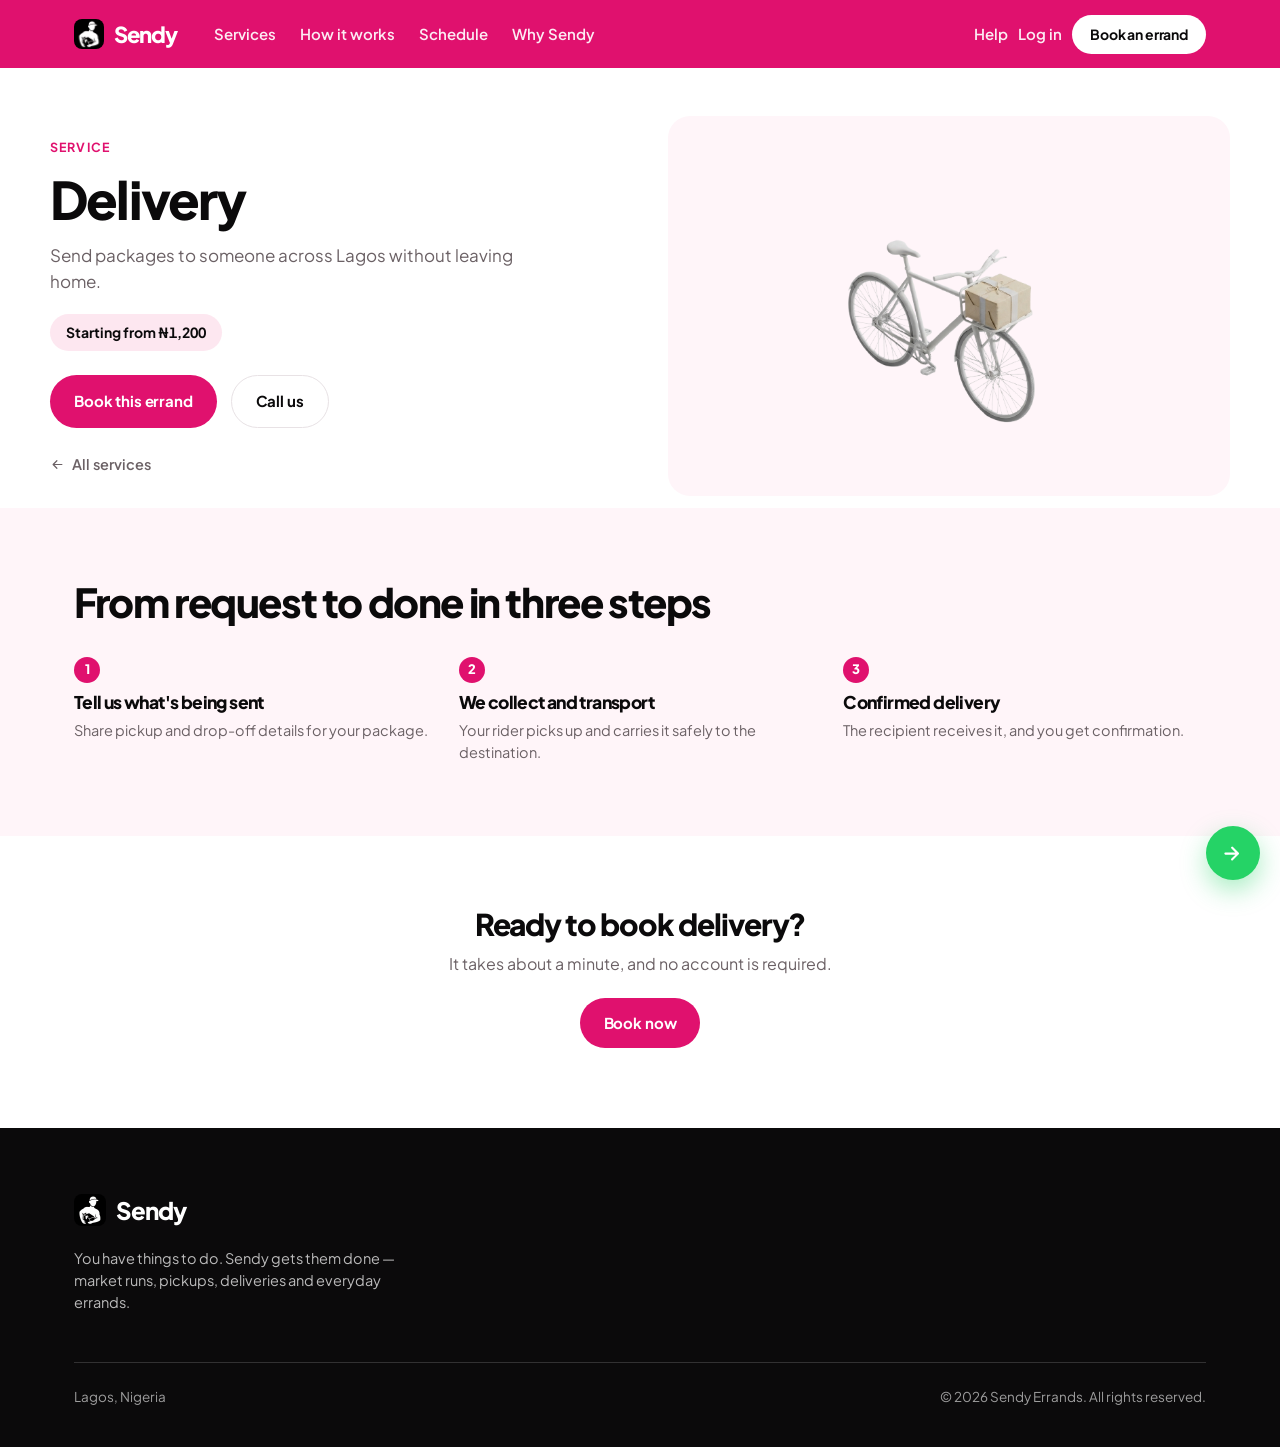
<file: services/delivery.html>
<!doctype html>
<html lang="en">
<head>
<meta charset="utf-8">
<meta name="viewport" content="width=device-width, initial-scale=1, viewport-fit=cover">

<title>Delivery | Sendy Errands</title>
<meta name="description" content="Send packages to someone across Lagos without leaving home.">
<meta name="theme-color" content="#E0116E">

<link rel="icon" href="../img/logo-badge.png" type="image/png">
<link rel="preconnect" href="https://fonts.googleapis.com">
<link rel="preconnect" href="https://fonts.gstatic.com" crossorigin>
<link rel="stylesheet" href="https://fonts.googleapis.com/css2?family=Plus+Jakarta+Sans:wght@400;500;600;700;800&display=swap">
<link rel="stylesheet" href="../styles.css">
</head>
<body>

<a href="#main" class="skip">Skip to content</a>

<header class="nav">
  <div class="wrap nav__in">
    <a href="../index.html" class="nav__brand"><img src="../img/logo-badge.png" alt="">Sendy</a>
    <nav class="nav__links" aria-label="Primary">
      <a href="../index.html#services">Services</a>
      <a href="../index.html#how">How it works</a>
      <a href="../index.html#plan">Schedule</a>
      <a href="../index.html#why">Why Sendy</a>
    </nav>
    <div class="nav__right">
      <a href="tel:+2347047654376" class="nav__help">Help</a>
      <a href="../index.html#account" class="nav__help">Log in</a>
      <a href="https://sendyerrands.com/book.php?service=delivery" target="_blank" rel="noopener" class="btn btn--white btn--sm">Book an errand</a>
      <button type="button" class="burger" id="burger" aria-label="Open menu" aria-expanded="false" aria-controls="mobile-nav"><span></span><span></span><span></span></button>
    </div>
  </div>
</header>

<div class="mobile-nav" id="mobile-nav" data-open="false">
  <a href="../index.html#services">Services</a>
  <a href="../index.html#how">How it works</a>
  <a href="../index.html#plan">Schedule</a>
  <a href="../index.html#why">Why Sendy</a>
  <a href="../index.html#account">Log in</a>
  <a href="https://sendyerrands.com/book.php?service=delivery" target="_blank" rel="noopener" class="btn btn--white">Book an errand</a>
</div>

<main id="main">

  <section class="wrap svc-hero">
    <div>
      <span class="svc-hero__eyebrow">Service</span>
      <h1>Delivery</h1>
      <p class="svc-hero__lead">Send packages to someone across Lagos without leaving home.</p>
      <span class="svc-hero__price">Starting from ₦1,200</span>
      <div class="svc-hero__actions">
        <a class="btn btn--pink" href="https://sendyerrands.com/book.php?service=delivery" target="_blank" rel="noopener">Book this errand</a>
        <a class="btn btn--ghost" href="tel:+2347047654376">Call us</a>
      </div>
      <a class="svc-back" href="../index.html#services">
        <svg width="15" height="15" viewBox="0 0 24 24" aria-hidden="true"><path d="M19 12H5M5 12l6-6M5 12l6 6" stroke="currentColor" stroke-width="1.9" fill="none" stroke-linecap="round" stroke-linejoin="round"/></svg>
        All services
      </a>
    </div>
    <div class="svc-hero__art">
      <img src="../img/services/delivery.png" alt="" loading="eager">
    </div>
  </section>

  <section class="sec sec--tint">
    <div class="wrap">
      <h2 class="sec__title">From request to done in three steps</h2>
      <div class="icards">
        <div class="icard">
          <span class="icard__n">1</span>
          <h3>Tell us what's being sent</h3>
          <p>Share pickup and drop-off details for your package.</p>
        </div>
        <div class="icard">
          <span class="icard__n">2</span>
          <h3>We collect and transport</h3>
          <p>Your rider picks up and carries it safely to the destination.</p>
        </div>
        <div class="icard">
          <span class="icard__n">3</span>
          <h3>Confirmed delivery</h3>
          <p>The recipient receives it, and you get confirmation.</p>
        </div>
      </div>
    </div>
  </section>

  <section class="sec svc-cta">
    <div class="wrap">
      <h2>Ready to book delivery?</h2>
      <p>It takes about a minute, and no account is required.</p>
      <a class="btn btn--pink" href="https://sendyerrands.com/book.php?service=delivery" target="_blank" rel="noopener">Book now</a>
    </div>
  </section>

</main>

<footer class="foot">
  <div class="wrap">
    <a href="../index.html" class="foot__brand"><img src="../img/logo-badge.png" alt="">Sendy</a>
    <p class="foot__about">You have things to do. Sendy gets them done — market runs, pickups, deliveries and everyday errands.</p>
    <div class="foot__base">
      <span>Lagos, Nigeria</span>
      <span>© 2026 Sendy Errands. All rights reserved.</span>
    </div>
  </div>
</footer>

<a class="wa" href="https://sendyerrands.com/book.php" target="_blank" rel="noopener" aria-label="Book an errand">
  <svg width="26" height="26" viewBox="0 0 24 24" aria-hidden="true">
    <path d="M5 13.5h9.2l-3.6 3.6a1 1 0 1 0 1.4 1.4l5.3-5.3a1 1 0 0 0 0-1.4l-5.3-5.3a1 1 0 1 0-1.4 1.4l3.6 3.6H5a1 1 0 0 0 0 2Z" fill="currentColor"/>
  </svg>
</a>

<script>
(function () {
  var burger = document.getElementById('burger');
  var menu = document.getElementById('mobile-nav');
  if (!burger || !menu) return;
  function setOpen(open) {
    menu.setAttribute('data-open', open ? 'true' : 'false');
    burger.setAttribute('aria-expanded', open ? 'true' : 'false');
  }
  burger.addEventListener('click', function () { setOpen(menu.getAttribute('data-open') !== 'true'); });
  menu.addEventListener('click', function (e) { if (e.target.closest('a')) setOpen(false); });
  document.addEventListener('keydown', function (e) { if (e.key === 'Escape') setOpen(false); });
})();
</script>

</body>
</html>
</file>
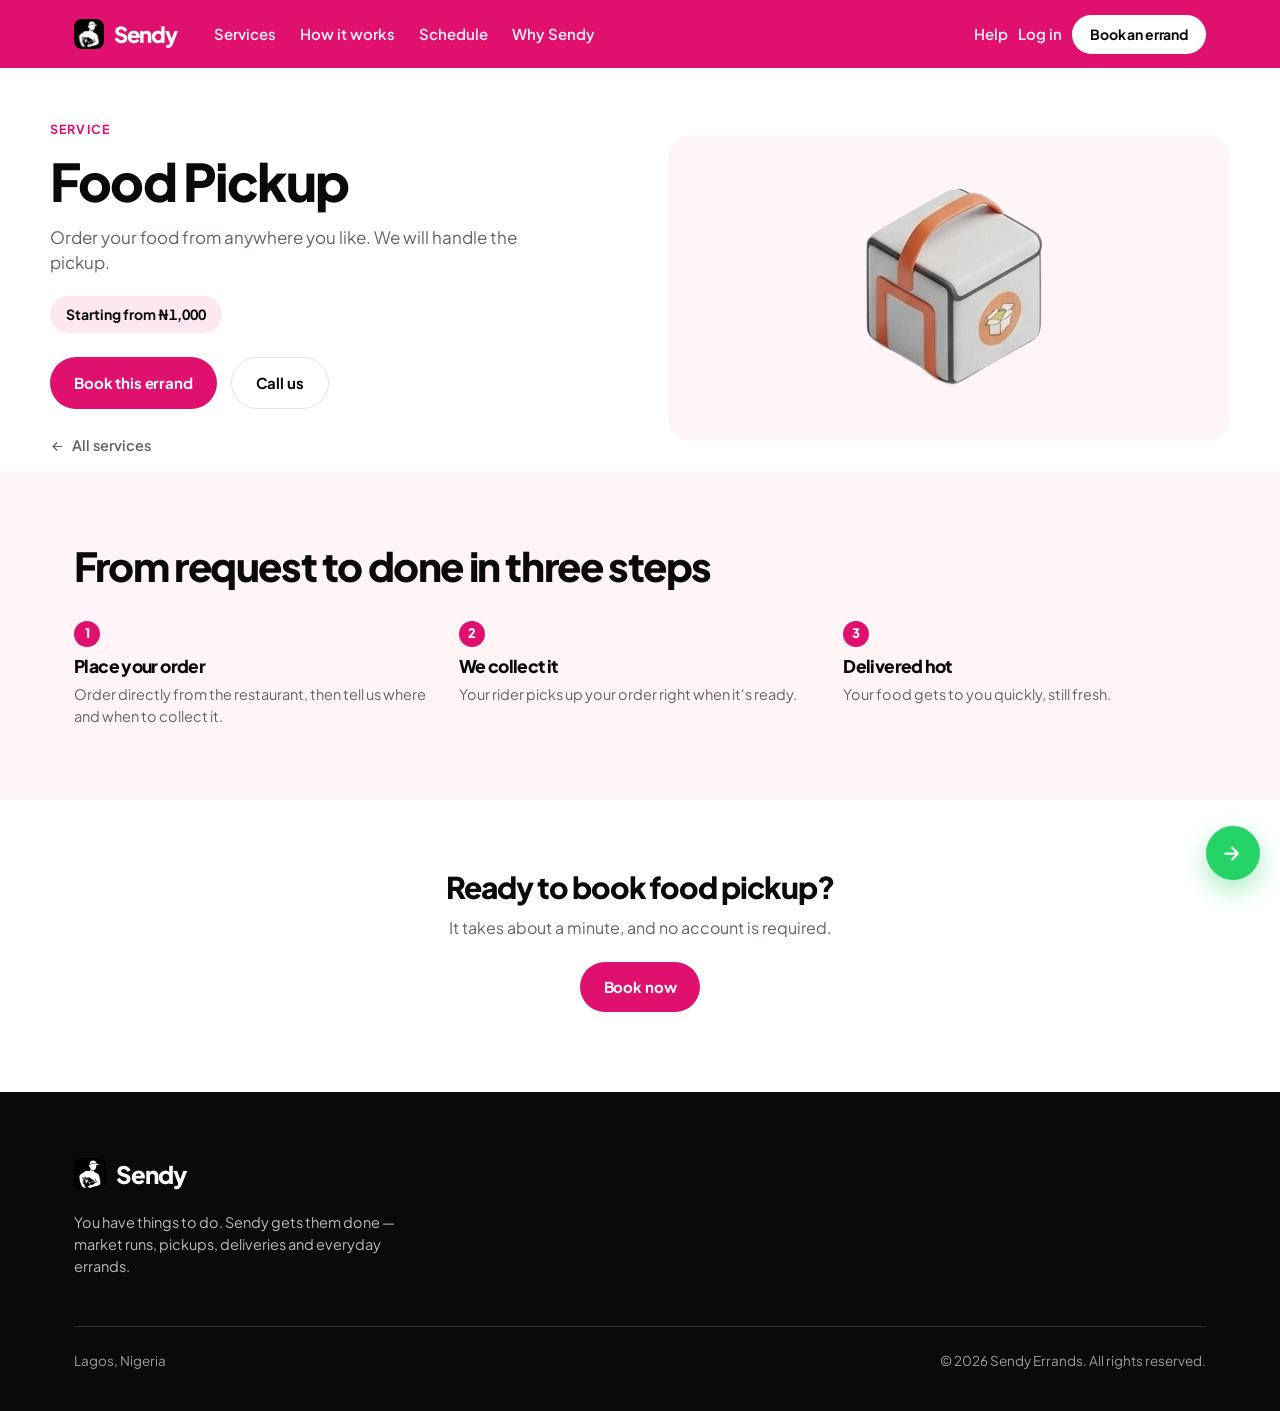
<file: services/food-pickup.html>
<!doctype html>
<html lang="en">
<head>
<meta charset="utf-8">
<meta name="viewport" content="width=device-width, initial-scale=1, viewport-fit=cover">

<title>Food Pickup | Sendy Errands</title>
<meta name="description" content="Order your food from anywhere you like. We will handle the pickup.">
<meta name="theme-color" content="#E0116E">

<link rel="icon" href="../img/logo-badge.png" type="image/png">
<link rel="preconnect" href="https://fonts.googleapis.com">
<link rel="preconnect" href="https://fonts.gstatic.com" crossorigin>
<link rel="stylesheet" href="https://fonts.googleapis.com/css2?family=Plus+Jakarta+Sans:wght@400;500;600;700;800&display=swap">
<link rel="stylesheet" href="../styles.css">
</head>
<body>

<a href="#main" class="skip">Skip to content</a>

<header class="nav">
  <div class="wrap nav__in">
    <a href="../index.html" class="nav__brand"><img src="../img/logo-badge.png" alt="">Sendy</a>
    <nav class="nav__links" aria-label="Primary">
      <a href="../index.html#services">Services</a>
      <a href="../index.html#how">How it works</a>
      <a href="../index.html#plan">Schedule</a>
      <a href="../index.html#why">Why Sendy</a>
    </nav>
    <div class="nav__right">
      <a href="tel:+2347047654376" class="nav__help">Help</a>
      <a href="../index.html#account" class="nav__help">Log in</a>
      <a href="https://sendyerrands.com/book.php?service=food-pickup" target="_blank" rel="noopener" class="btn btn--white btn--sm">Book an errand</a>
      <button type="button" class="burger" id="burger" aria-label="Open menu" aria-expanded="false" aria-controls="mobile-nav"><span></span><span></span><span></span></button>
    </div>
  </div>
</header>

<div class="mobile-nav" id="mobile-nav" data-open="false">
  <a href="../index.html#services">Services</a>
  <a href="../index.html#how">How it works</a>
  <a href="../index.html#plan">Schedule</a>
  <a href="../index.html#why">Why Sendy</a>
  <a href="../index.html#account">Log in</a>
  <a href="https://sendyerrands.com/book.php?service=food-pickup" target="_blank" rel="noopener" class="btn btn--white">Book an errand</a>
</div>

<main id="main">

  <section class="wrap svc-hero">
    <div>
      <span class="svc-hero__eyebrow">Service</span>
      <h1>Food Pickup</h1>
      <p class="svc-hero__lead">Order your food from anywhere you like. We will handle the pickup.</p>
      <span class="svc-hero__price">Starting from ₦1,000</span>
      <div class="svc-hero__actions">
        <a class="btn btn--pink" href="https://sendyerrands.com/book.php?service=food-pickup" target="_blank" rel="noopener">Book this errand</a>
        <a class="btn btn--ghost" href="tel:+2347047654376">Call us</a>
      </div>
      <a class="svc-back" href="../index.html#services">
        <svg width="15" height="15" viewBox="0 0 24 24" aria-hidden="true"><path d="M19 12H5M5 12l6-6M5 12l6 6" stroke="currentColor" stroke-width="1.9" fill="none" stroke-linecap="round" stroke-linejoin="round"/></svg>
        All services
      </a>
    </div>
    <div class="svc-hero__art">
      <img src="../img/services/food-pickup.png" alt="" loading="eager">
    </div>
  </section>

  <section class="sec sec--tint">
    <div class="wrap">
      <h2 class="sec__title">From request to done in three steps</h2>
      <div class="icards">
        <div class="icard">
          <span class="icard__n">1</span>
          <h3>Place your order</h3>
          <p>Order directly from the restaurant, then tell us where and when to collect it.</p>
        </div>
        <div class="icard">
          <span class="icard__n">2</span>
          <h3>We collect it</h3>
          <p>Your rider picks up your order right when it's ready.</p>
        </div>
        <div class="icard">
          <span class="icard__n">3</span>
          <h3>Delivered hot</h3>
          <p>Your food gets to you quickly, still fresh.</p>
        </div>
      </div>
    </div>
  </section>

  <section class="sec svc-cta">
    <div class="wrap">
      <h2>Ready to book food pickup?</h2>
      <p>It takes about a minute, and no account is required.</p>
      <a class="btn btn--pink" href="https://sendyerrands.com/book.php?service=food-pickup" target="_blank" rel="noopener">Book now</a>
    </div>
  </section>

</main>

<footer class="foot">
  <div class="wrap">
    <a href="../index.html" class="foot__brand"><img src="../img/logo-badge.png" alt="">Sendy</a>
    <p class="foot__about">You have things to do. Sendy gets them done — market runs, pickups, deliveries and everyday errands.</p>
    <div class="foot__base">
      <span>Lagos, Nigeria</span>
      <span>© 2026 Sendy Errands. All rights reserved.</span>
    </div>
  </div>
</footer>

<a class="wa" href="https://sendyerrands.com/book.php" target="_blank" rel="noopener" aria-label="Book an errand">
  <svg width="26" height="26" viewBox="0 0 24 24" aria-hidden="true">
    <path d="M5 13.5h9.2l-3.6 3.6a1 1 0 1 0 1.4 1.4l5.3-5.3a1 1 0 0 0 0-1.4l-5.3-5.3a1 1 0 1 0-1.4 1.4l3.6 3.6H5a1 1 0 0 0 0 2Z" fill="currentColor"/>
  </svg>
</a>

<script>
(function () {
  var burger = document.getElementById('burger');
  var menu = document.getElementById('mobile-nav');
  if (!burger || !menu) return;
  function setOpen(open) {
    menu.setAttribute('data-open', open ? 'true' : 'false');
    burger.setAttribute('aria-expanded', open ? 'true' : 'false');
  }
  burger.addEventListener('click', function () { setOpen(menu.getAttribute('data-open') !== 'true'); });
  menu.addEventListener('click', function (e) { if (e.target.closest('a')) setOpen(false); });
  document.addEventListener('keydown', function (e) { if (e.key === 'Escape') setOpen(false); });
})();
</script>

</body>
</html>
</file>
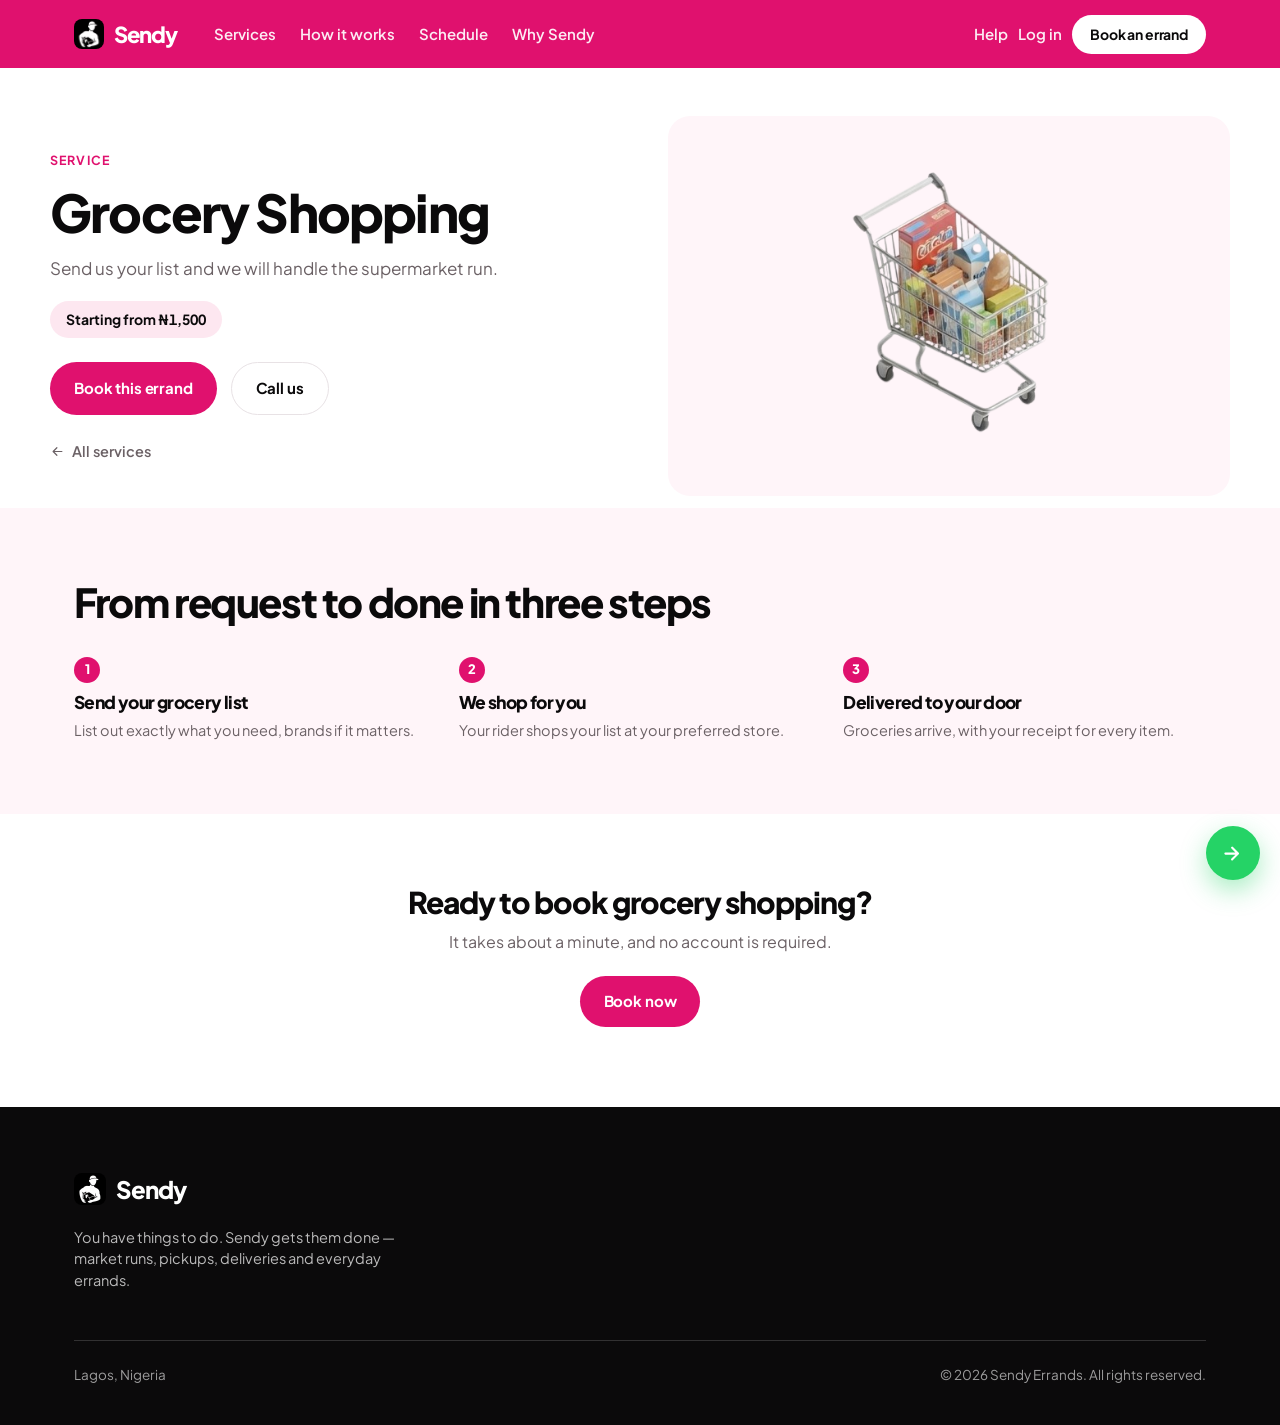
<file: services/grocery-shopping.html>
<!doctype html>
<html lang="en">
<head>
<meta charset="utf-8">
<meta name="viewport" content="width=device-width, initial-scale=1, viewport-fit=cover">

<title>Grocery Shopping | Sendy Errands</title>
<meta name="description" content="Send us your list and we will handle the supermarket run.">
<meta name="theme-color" content="#E0116E">

<link rel="icon" href="../img/logo-badge.png" type="image/png">
<link rel="preconnect" href="https://fonts.googleapis.com">
<link rel="preconnect" href="https://fonts.gstatic.com" crossorigin>
<link rel="stylesheet" href="https://fonts.googleapis.com/css2?family=Plus+Jakarta+Sans:wght@400;500;600;700;800&display=swap">
<link rel="stylesheet" href="../styles.css">
</head>
<body>

<a href="#main" class="skip">Skip to content</a>

<header class="nav">
  <div class="wrap nav__in">
    <a href="../index.html" class="nav__brand"><img src="../img/logo-badge.png" alt="">Sendy</a>
    <nav class="nav__links" aria-label="Primary">
      <a href="../index.html#services">Services</a>
      <a href="../index.html#how">How it works</a>
      <a href="../index.html#plan">Schedule</a>
      <a href="../index.html#why">Why Sendy</a>
    </nav>
    <div class="nav__right">
      <a href="tel:+2347047654376" class="nav__help">Help</a>
      <a href="../index.html#account" class="nav__help">Log in</a>
      <a href="https://sendyerrands.com/book.php?service=grocery-shopping" target="_blank" rel="noopener" class="btn btn--white btn--sm">Book an errand</a>
      <button type="button" class="burger" id="burger" aria-label="Open menu" aria-expanded="false" aria-controls="mobile-nav"><span></span><span></span><span></span></button>
    </div>
  </div>
</header>

<div class="mobile-nav" id="mobile-nav" data-open="false">
  <a href="../index.html#services">Services</a>
  <a href="../index.html#how">How it works</a>
  <a href="../index.html#plan">Schedule</a>
  <a href="../index.html#why">Why Sendy</a>
  <a href="../index.html#account">Log in</a>
  <a href="https://sendyerrands.com/book.php?service=grocery-shopping" target="_blank" rel="noopener" class="btn btn--white">Book an errand</a>
</div>

<main id="main">

  <section class="wrap svc-hero">
    <div>
      <span class="svc-hero__eyebrow">Service</span>
      <h1>Grocery Shopping</h1>
      <p class="svc-hero__lead">Send us your list and we will handle the supermarket run.</p>
      <span class="svc-hero__price">Starting from ₦1,500</span>
      <div class="svc-hero__actions">
        <a class="btn btn--pink" href="https://sendyerrands.com/book.php?service=grocery-shopping" target="_blank" rel="noopener">Book this errand</a>
        <a class="btn btn--ghost" href="tel:+2347047654376">Call us</a>
      </div>
      <a class="svc-back" href="../index.html#services">
        <svg width="15" height="15" viewBox="0 0 24 24" aria-hidden="true"><path d="M19 12H5M5 12l6-6M5 12l6 6" stroke="currentColor" stroke-width="1.9" fill="none" stroke-linecap="round" stroke-linejoin="round"/></svg>
        All services
      </a>
    </div>
    <div class="svc-hero__art">
      <img src="../img/services/grocery-shopping.png" alt="" loading="eager">
    </div>
  </section>

  <section class="sec sec--tint">
    <div class="wrap">
      <h2 class="sec__title">From request to done in three steps</h2>
      <div class="icards">
        <div class="icard">
          <span class="icard__n">1</span>
          <h3>Send your grocery list</h3>
          <p>List out exactly what you need, brands if it matters.</p>
        </div>
        <div class="icard">
          <span class="icard__n">2</span>
          <h3>We shop for you</h3>
          <p>Your rider shops your list at your preferred store.</p>
        </div>
        <div class="icard">
          <span class="icard__n">3</span>
          <h3>Delivered to your door</h3>
          <p>Groceries arrive, with your receipt for every item.</p>
        </div>
      </div>
    </div>
  </section>

  <section class="sec svc-cta">
    <div class="wrap">
      <h2>Ready to book grocery shopping?</h2>
      <p>It takes about a minute, and no account is required.</p>
      <a class="btn btn--pink" href="https://sendyerrands.com/book.php?service=grocery-shopping" target="_blank" rel="noopener">Book now</a>
    </div>
  </section>

</main>

<footer class="foot">
  <div class="wrap">
    <a href="../index.html" class="foot__brand"><img src="../img/logo-badge.png" alt="">Sendy</a>
    <p class="foot__about">You have things to do. Sendy gets them done — market runs, pickups, deliveries and everyday errands.</p>
    <div class="foot__base">
      <span>Lagos, Nigeria</span>
      <span>© 2026 Sendy Errands. All rights reserved.</span>
    </div>
  </div>
</footer>

<a class="wa" href="https://sendyerrands.com/book.php" target="_blank" rel="noopener" aria-label="Book an errand">
  <svg width="26" height="26" viewBox="0 0 24 24" aria-hidden="true">
    <path d="M5 13.5h9.2l-3.6 3.6a1 1 0 1 0 1.4 1.4l5.3-5.3a1 1 0 0 0 0-1.4l-5.3-5.3a1 1 0 1 0-1.4 1.4l3.6 3.6H5a1 1 0 0 0 0 2Z" fill="currentColor"/>
  </svg>
</a>

<script>
(function () {
  var burger = document.getElementById('burger');
  var menu = document.getElementById('mobile-nav');
  if (!burger || !menu) return;
  function setOpen(open) {
    menu.setAttribute('data-open', open ? 'true' : 'false');
    burger.setAttribute('aria-expanded', open ? 'true' : 'false');
  }
  burger.addEventListener('click', function () { setOpen(menu.getAttribute('data-open') !== 'true'); });
  menu.addEventListener('click', function (e) { if (e.target.closest('a')) setOpen(false); });
  document.addEventListener('keydown', function (e) { if (e.key === 'Escape') setOpen(false); });
})();
</script>

</body>
</html>
</file>
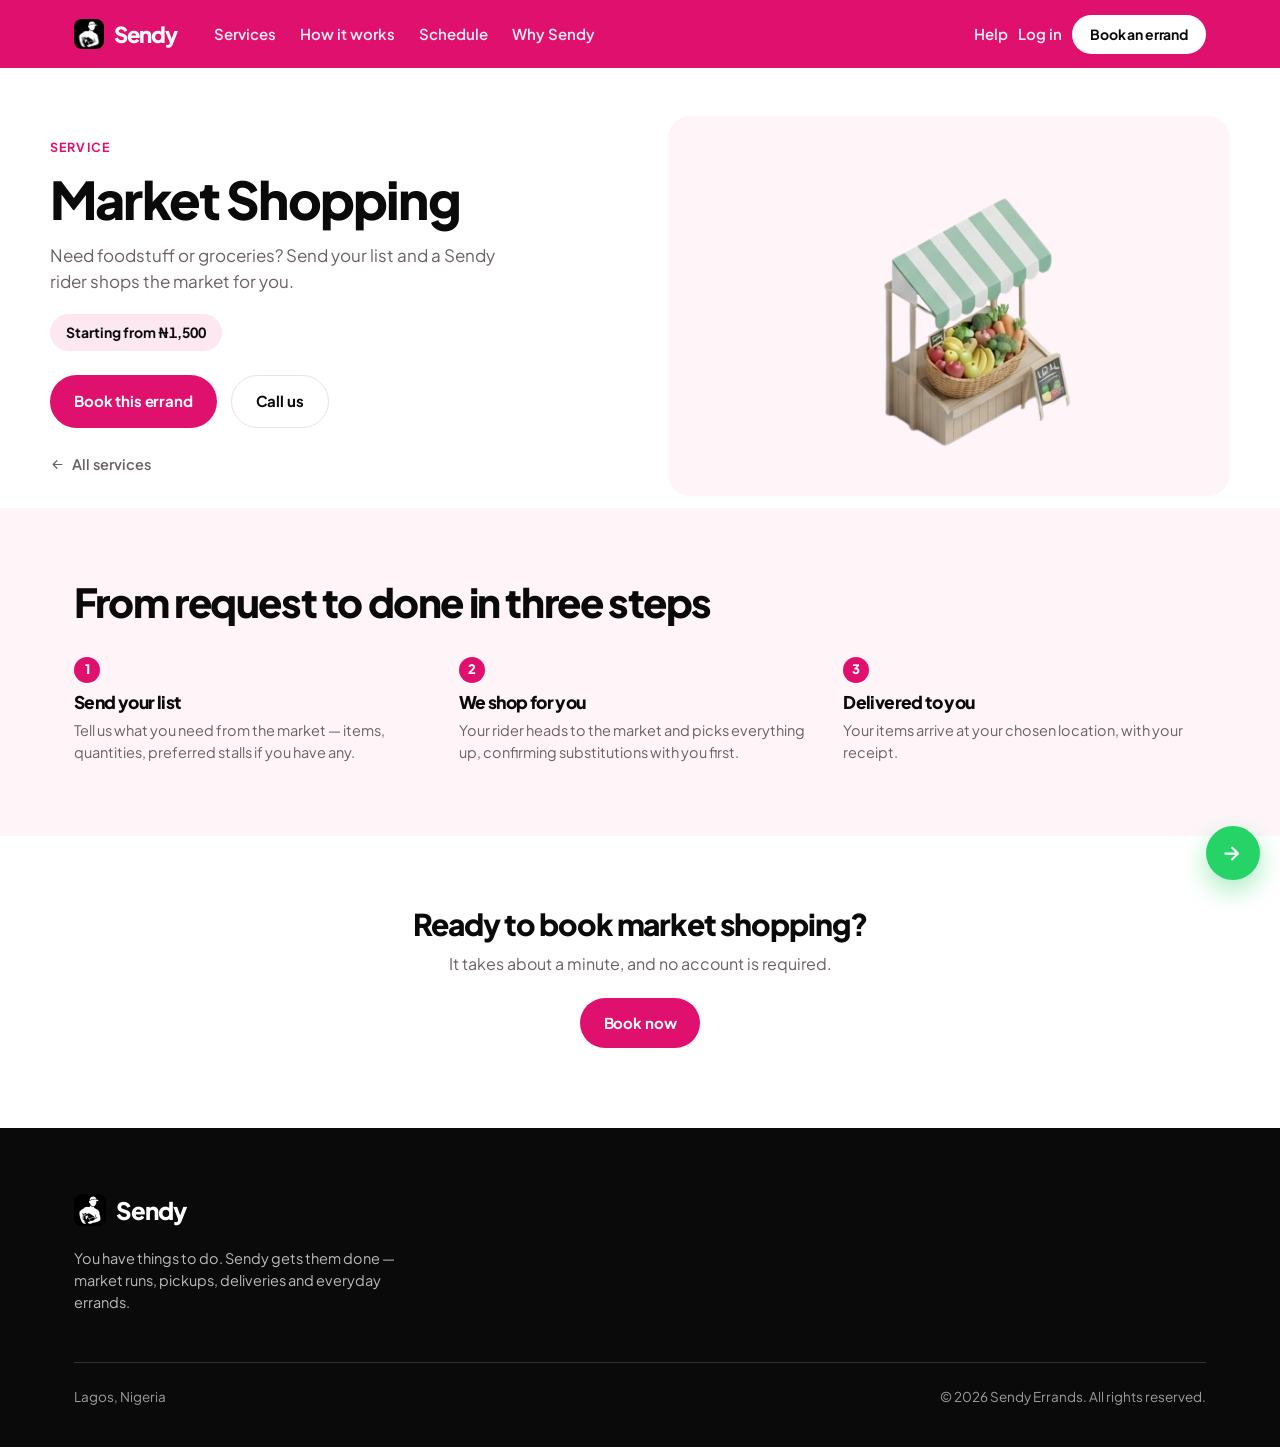
<file: services/market-shopping.html>
<!doctype html>
<html lang="en">
<head>
<meta charset="utf-8">
<meta name="viewport" content="width=device-width, initial-scale=1, viewport-fit=cover">

<title>Market Shopping | Sendy Errands</title>
<meta name="description" content="Need foodstuff or groceries? Send your list and a Sendy rider shops the market for you.">
<meta name="theme-color" content="#E0116E">

<link rel="icon" href="../img/logo-badge.png" type="image/png">
<link rel="preconnect" href="https://fonts.googleapis.com">
<link rel="preconnect" href="https://fonts.gstatic.com" crossorigin>
<link rel="stylesheet" href="https://fonts.googleapis.com/css2?family=Plus+Jakarta+Sans:wght@400;500;600;700;800&display=swap">
<link rel="stylesheet" href="../styles.css">
</head>
<body>

<a href="#main" class="skip">Skip to content</a>

<header class="nav">
  <div class="wrap nav__in">
    <a href="../index.html" class="nav__brand"><img src="../img/logo-badge.png" alt="">Sendy</a>
    <nav class="nav__links" aria-label="Primary">
      <a href="../index.html#services">Services</a>
      <a href="../index.html#how">How it works</a>
      <a href="../index.html#plan">Schedule</a>
      <a href="../index.html#why">Why Sendy</a>
    </nav>
    <div class="nav__right">
      <a href="tel:+2347047654376" class="nav__help">Help</a>
      <a href="../index.html#account" class="nav__help">Log in</a>
      <a href="https://sendyerrands.com/book.php?service=market-shopping" target="_blank" rel="noopener" class="btn btn--white btn--sm">Book an errand</a>
      <button type="button" class="burger" id="burger" aria-label="Open menu" aria-expanded="false" aria-controls="mobile-nav"><span></span><span></span><span></span></button>
    </div>
  </div>
</header>

<div class="mobile-nav" id="mobile-nav" data-open="false">
  <a href="../index.html#services">Services</a>
  <a href="../index.html#how">How it works</a>
  <a href="../index.html#plan">Schedule</a>
  <a href="../index.html#why">Why Sendy</a>
  <a href="../index.html#account">Log in</a>
  <a href="https://sendyerrands.com/book.php?service=market-shopping" target="_blank" rel="noopener" class="btn btn--white">Book an errand</a>
</div>

<main id="main">

  <section class="wrap svc-hero">
    <div>
      <span class="svc-hero__eyebrow">Service</span>
      <h1>Market Shopping</h1>
      <p class="svc-hero__lead">Need foodstuff or groceries? Send your list and a Sendy rider shops the market for you.</p>
      <span class="svc-hero__price">Starting from ₦1,500</span>
      <div class="svc-hero__actions">
        <a class="btn btn--pink" href="https://sendyerrands.com/book.php?service=market-shopping" target="_blank" rel="noopener">Book this errand</a>
        <a class="btn btn--ghost" href="tel:+2347047654376">Call us</a>
      </div>
      <a class="svc-back" href="../index.html#services">
        <svg width="15" height="15" viewBox="0 0 24 24" aria-hidden="true"><path d="M19 12H5M5 12l6-6M5 12l6 6" stroke="currentColor" stroke-width="1.9" fill="none" stroke-linecap="round" stroke-linejoin="round"/></svg>
        All services
      </a>
    </div>
    <div class="svc-hero__art">
      <img src="../img/services/market-shopping.png" alt="" loading="eager">
    </div>
  </section>

  <section class="sec sec--tint">
    <div class="wrap">
      <h2 class="sec__title">From request to done in three steps</h2>
      <div class="icards">
        <div class="icard">
          <span class="icard__n">1</span>
          <h3>Send your list</h3>
          <p>Tell us what you need from the market — items, quantities, preferred stalls if you have any.</p>
        </div>
        <div class="icard">
          <span class="icard__n">2</span>
          <h3>We shop for you</h3>
          <p>Your rider heads to the market and picks everything up, confirming substitutions with you first.</p>
        </div>
        <div class="icard">
          <span class="icard__n">3</span>
          <h3>Delivered to you</h3>
          <p>Your items arrive at your chosen location, with your receipt.</p>
        </div>
      </div>
    </div>
  </section>

  <section class="sec svc-cta">
    <div class="wrap">
      <h2>Ready to book market shopping?</h2>
      <p>It takes about a minute, and no account is required.</p>
      <a class="btn btn--pink" href="https://sendyerrands.com/book.php?service=market-shopping" target="_blank" rel="noopener">Book now</a>
    </div>
  </section>

</main>

<footer class="foot">
  <div class="wrap">
    <a href="../index.html" class="foot__brand"><img src="../img/logo-badge.png" alt="">Sendy</a>
    <p class="foot__about">You have things to do. Sendy gets them done — market runs, pickups, deliveries and everyday errands.</p>
    <div class="foot__base">
      <span>Lagos, Nigeria</span>
      <span>© 2026 Sendy Errands. All rights reserved.</span>
    </div>
  </div>
</footer>

<a class="wa" href="https://sendyerrands.com/book.php" target="_blank" rel="noopener" aria-label="Book an errand">
  <svg width="26" height="26" viewBox="0 0 24 24" aria-hidden="true">
    <path d="M5 13.5h9.2l-3.6 3.6a1 1 0 1 0 1.4 1.4l5.3-5.3a1 1 0 0 0 0-1.4l-5.3-5.3a1 1 0 1 0-1.4 1.4l3.6 3.6H5a1 1 0 0 0 0 2Z" fill="currentColor"/>
  </svg>
</a>

<script>
(function () {
  var burger = document.getElementById('burger');
  var menu = document.getElementById('mobile-nav');
  if (!burger || !menu) return;
  function setOpen(open) {
    menu.setAttribute('data-open', open ? 'true' : 'false');
    burger.setAttribute('aria-expanded', open ? 'true' : 'false');
  }
  burger.addEventListener('click', function () { setOpen(menu.getAttribute('data-open') !== 'true'); });
  menu.addEventListener('click', function (e) { if (e.target.closest('a')) setOpen(false); });
  document.addEventListener('keydown', function (e) { if (e.key === 'Escape') setOpen(false); });
})();
</script>

</body>
</html>
</file>
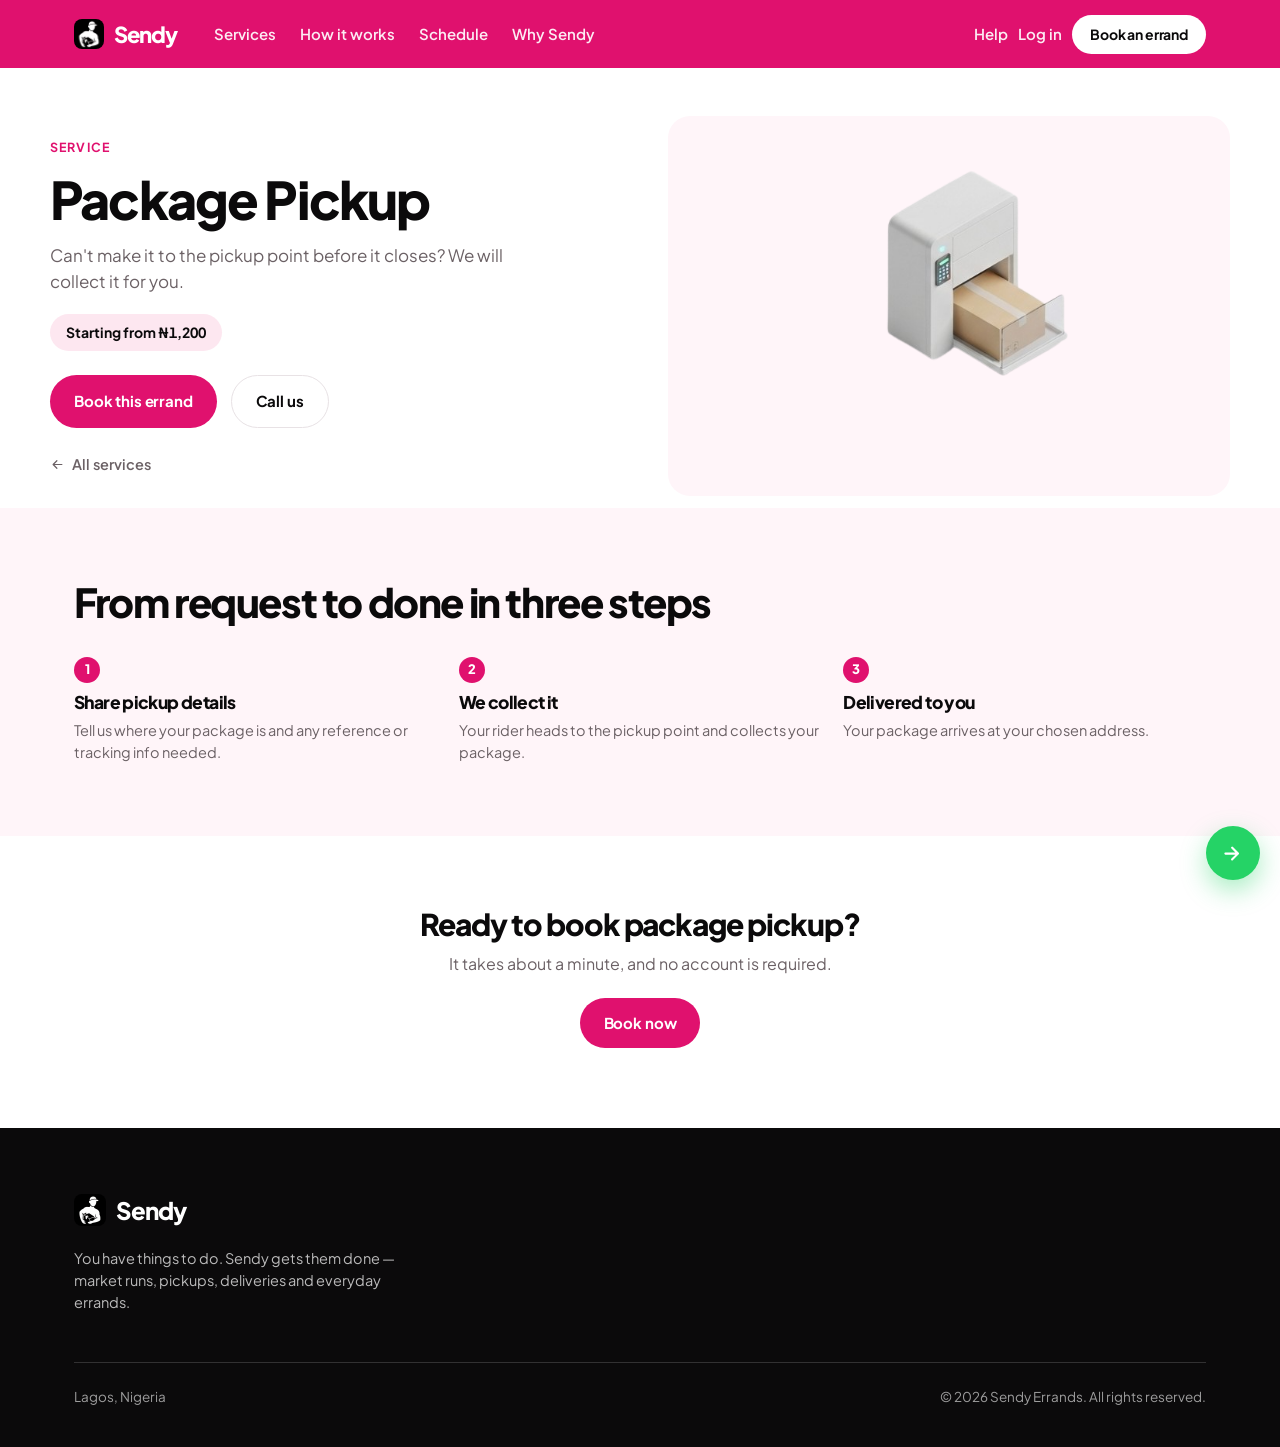
<file: services/package-pickup.html>
<!doctype html>
<html lang="en">
<head>
<meta charset="utf-8">
<meta name="viewport" content="width=device-width, initial-scale=1, viewport-fit=cover">

<title>Package Pickup | Sendy Errands</title>
<meta name="description" content="Can't make it to the pickup point before it closes? We will collect it for you.">
<meta name="theme-color" content="#E0116E">

<link rel="icon" href="../img/logo-badge.png" type="image/png">
<link rel="preconnect" href="https://fonts.googleapis.com">
<link rel="preconnect" href="https://fonts.gstatic.com" crossorigin>
<link rel="stylesheet" href="https://fonts.googleapis.com/css2?family=Plus+Jakarta+Sans:wght@400;500;600;700;800&display=swap">
<link rel="stylesheet" href="../styles.css">
</head>
<body>

<a href="#main" class="skip">Skip to content</a>

<header class="nav">
  <div class="wrap nav__in">
    <a href="../index.html" class="nav__brand"><img src="../img/logo-badge.png" alt="">Sendy</a>
    <nav class="nav__links" aria-label="Primary">
      <a href="../index.html#services">Services</a>
      <a href="../index.html#how">How it works</a>
      <a href="../index.html#plan">Schedule</a>
      <a href="../index.html#why">Why Sendy</a>
    </nav>
    <div class="nav__right">
      <a href="tel:+2347047654376" class="nav__help">Help</a>
      <a href="../index.html#account" class="nav__help">Log in</a>
      <a href="https://sendyerrands.com/book.php?service=package-pickup" target="_blank" rel="noopener" class="btn btn--white btn--sm">Book an errand</a>
      <button type="button" class="burger" id="burger" aria-label="Open menu" aria-expanded="false" aria-controls="mobile-nav"><span></span><span></span><span></span></button>
    </div>
  </div>
</header>

<div class="mobile-nav" id="mobile-nav" data-open="false">
  <a href="../index.html#services">Services</a>
  <a href="../index.html#how">How it works</a>
  <a href="../index.html#plan">Schedule</a>
  <a href="../index.html#why">Why Sendy</a>
  <a href="../index.html#account">Log in</a>
  <a href="https://sendyerrands.com/book.php?service=package-pickup" target="_blank" rel="noopener" class="btn btn--white">Book an errand</a>
</div>

<main id="main">

  <section class="wrap svc-hero">
    <div>
      <span class="svc-hero__eyebrow">Service</span>
      <h1>Package Pickup</h1>
      <p class="svc-hero__lead">Can't make it to the pickup point before it closes? We will collect it for you.</p>
      <span class="svc-hero__price">Starting from ₦1,200</span>
      <div class="svc-hero__actions">
        <a class="btn btn--pink" href="https://sendyerrands.com/book.php?service=package-pickup" target="_blank" rel="noopener">Book this errand</a>
        <a class="btn btn--ghost" href="tel:+2347047654376">Call us</a>
      </div>
      <a class="svc-back" href="../index.html#services">
        <svg width="15" height="15" viewBox="0 0 24 24" aria-hidden="true"><path d="M19 12H5M5 12l6-6M5 12l6 6" stroke="currentColor" stroke-width="1.9" fill="none" stroke-linecap="round" stroke-linejoin="round"/></svg>
        All services
      </a>
    </div>
    <div class="svc-hero__art">
      <img src="../img/services/package-pickup.png" alt="" loading="eager">
    </div>
  </section>

  <section class="sec sec--tint">
    <div class="wrap">
      <h2 class="sec__title">From request to done in three steps</h2>
      <div class="icards">
        <div class="icard">
          <span class="icard__n">1</span>
          <h3>Share pickup details</h3>
          <p>Tell us where your package is and any reference or tracking info needed.</p>
        </div>
        <div class="icard">
          <span class="icard__n">2</span>
          <h3>We collect it</h3>
          <p>Your rider heads to the pickup point and collects your package.</p>
        </div>
        <div class="icard">
          <span class="icard__n">3</span>
          <h3>Delivered to you</h3>
          <p>Your package arrives at your chosen address.</p>
        </div>
      </div>
    </div>
  </section>

  <section class="sec svc-cta">
    <div class="wrap">
      <h2>Ready to book package pickup?</h2>
      <p>It takes about a minute, and no account is required.</p>
      <a class="btn btn--pink" href="https://sendyerrands.com/book.php?service=package-pickup" target="_blank" rel="noopener">Book now</a>
    </div>
  </section>

</main>

<footer class="foot">
  <div class="wrap">
    <a href="../index.html" class="foot__brand"><img src="../img/logo-badge.png" alt="">Sendy</a>
    <p class="foot__about">You have things to do. Sendy gets them done — market runs, pickups, deliveries and everyday errands.</p>
    <div class="foot__base">
      <span>Lagos, Nigeria</span>
      <span>© 2026 Sendy Errands. All rights reserved.</span>
    </div>
  </div>
</footer>

<a class="wa" href="https://sendyerrands.com/book.php" target="_blank" rel="noopener" aria-label="Book an errand">
  <svg width="26" height="26" viewBox="0 0 24 24" aria-hidden="true">
    <path d="M5 13.5h9.2l-3.6 3.6a1 1 0 1 0 1.4 1.4l5.3-5.3a1 1 0 0 0 0-1.4l-5.3-5.3a1 1 0 1 0-1.4 1.4l3.6 3.6H5a1 1 0 0 0 0 2Z" fill="currentColor"/>
  </svg>
</a>

<script>
(function () {
  var burger = document.getElementById('burger');
  var menu = document.getElementById('mobile-nav');
  if (!burger || !menu) return;
  function setOpen(open) {
    menu.setAttribute('data-open', open ? 'true' : 'false');
    burger.setAttribute('aria-expanded', open ? 'true' : 'false');
  }
  burger.addEventListener('click', function () { setOpen(menu.getAttribute('data-open') !== 'true'); });
  menu.addEventListener('click', function (e) { if (e.target.closest('a')) setOpen(false); });
  document.addEventListener('keydown', function (e) { if (e.key === 'Escape') setOpen(false); });
})();
</script>

</body>
</html>
</file>
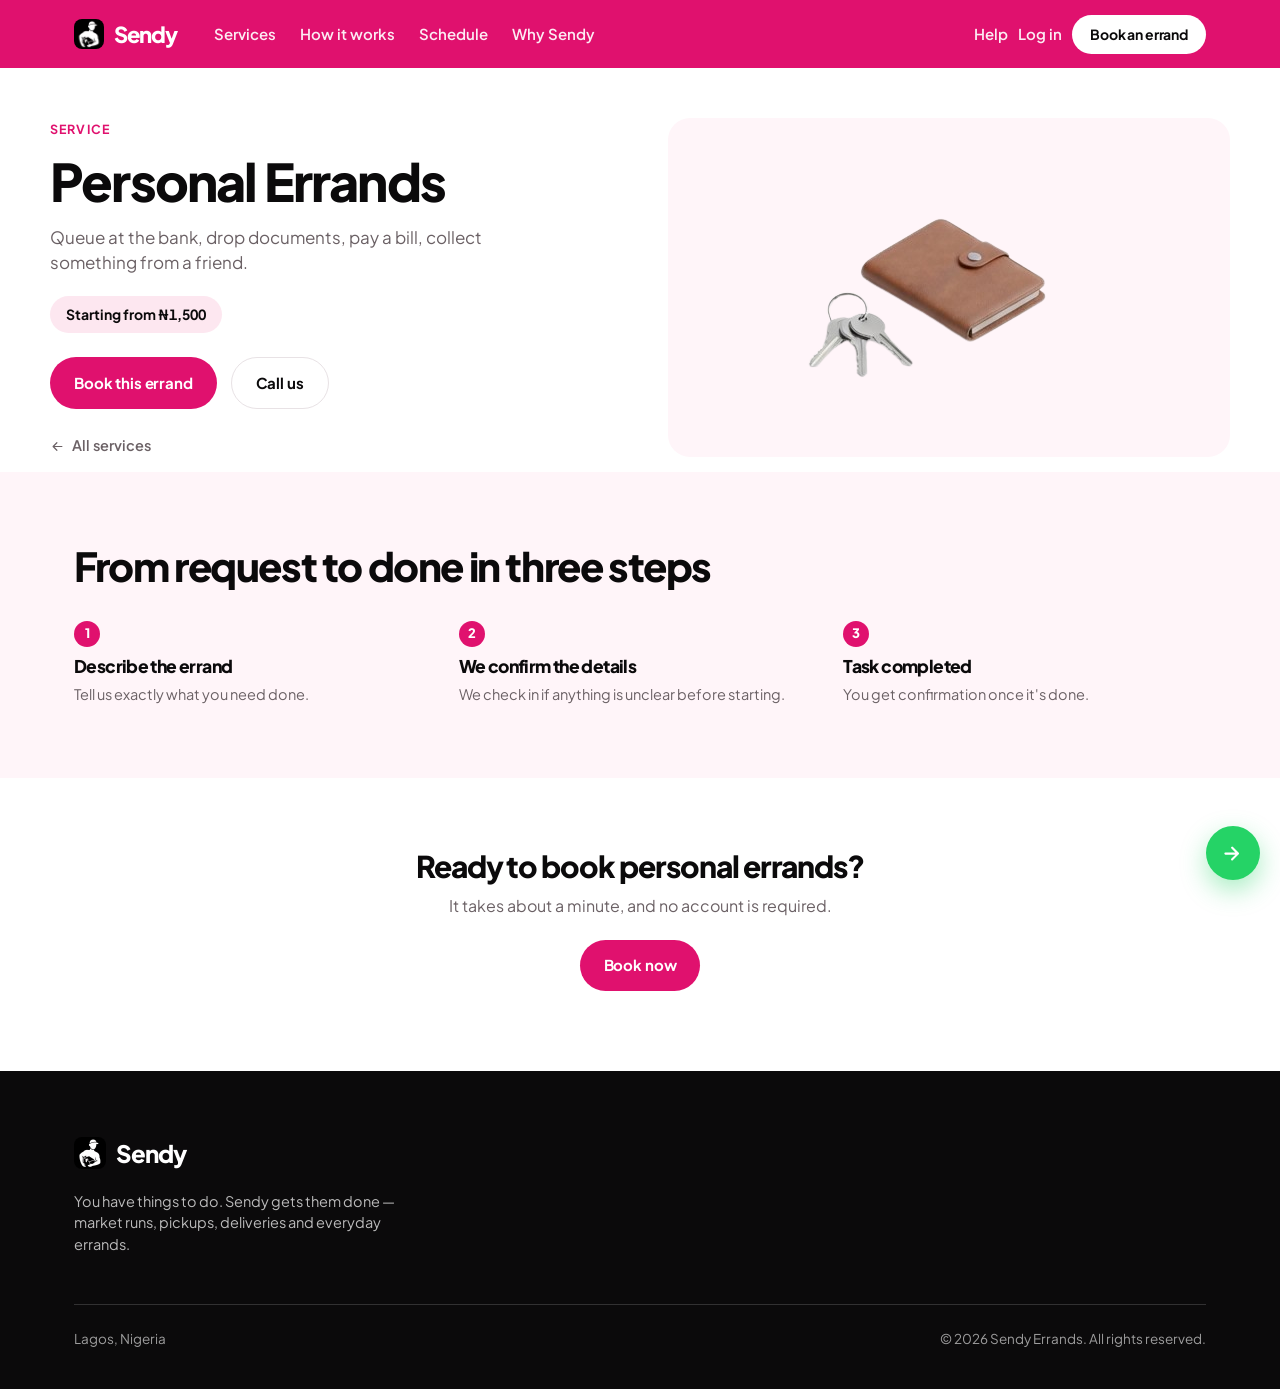
<file: services/personal-errands.html>
<!doctype html>
<html lang="en">
<head>
<meta charset="utf-8">
<meta name="viewport" content="width=device-width, initial-scale=1, viewport-fit=cover">

<title>Personal Errands | Sendy Errands</title>
<meta name="description" content="Queue at the bank, drop documents, pay a bill, collect something from a friend.">
<meta name="theme-color" content="#E0116E">

<link rel="icon" href="../img/logo-badge.png" type="image/png">
<link rel="preconnect" href="https://fonts.googleapis.com">
<link rel="preconnect" href="https://fonts.gstatic.com" crossorigin>
<link rel="stylesheet" href="https://fonts.googleapis.com/css2?family=Plus+Jakarta+Sans:wght@400;500;600;700;800&display=swap">
<link rel="stylesheet" href="../styles.css">
</head>
<body>

<a href="#main" class="skip">Skip to content</a>

<header class="nav">
  <div class="wrap nav__in">
    <a href="../index.html" class="nav__brand"><img src="../img/logo-badge.png" alt="">Sendy</a>
    <nav class="nav__links" aria-label="Primary">
      <a href="../index.html#services">Services</a>
      <a href="../index.html#how">How it works</a>
      <a href="../index.html#plan">Schedule</a>
      <a href="../index.html#why">Why Sendy</a>
    </nav>
    <div class="nav__right">
      <a href="tel:+2347047654376" class="nav__help">Help</a>
      <a href="../index.html#account" class="nav__help">Log in</a>
      <a href="https://sendyerrands.com/book.php?service=personal-errands" target="_blank" rel="noopener" class="btn btn--white btn--sm">Book an errand</a>
      <button type="button" class="burger" id="burger" aria-label="Open menu" aria-expanded="false" aria-controls="mobile-nav"><span></span><span></span><span></span></button>
    </div>
  </div>
</header>

<div class="mobile-nav" id="mobile-nav" data-open="false">
  <a href="../index.html#services">Services</a>
  <a href="../index.html#how">How it works</a>
  <a href="../index.html#plan">Schedule</a>
  <a href="../index.html#why">Why Sendy</a>
  <a href="../index.html#account">Log in</a>
  <a href="https://sendyerrands.com/book.php?service=personal-errands" target="_blank" rel="noopener" class="btn btn--white">Book an errand</a>
</div>

<main id="main">

  <section class="wrap svc-hero">
    <div>
      <span class="svc-hero__eyebrow">Service</span>
      <h1>Personal Errands</h1>
      <p class="svc-hero__lead">Queue at the bank, drop documents, pay a bill, collect something from a friend.</p>
      <span class="svc-hero__price">Starting from ₦1,500</span>
      <div class="svc-hero__actions">
        <a class="btn btn--pink" href="https://sendyerrands.com/book.php?service=personal-errands" target="_blank" rel="noopener">Book this errand</a>
        <a class="btn btn--ghost" href="tel:+2347047654376">Call us</a>
      </div>
      <a class="svc-back" href="../index.html#services">
        <svg width="15" height="15" viewBox="0 0 24 24" aria-hidden="true"><path d="M19 12H5M5 12l6-6M5 12l6 6" stroke="currentColor" stroke-width="1.9" fill="none" stroke-linecap="round" stroke-linejoin="round"/></svg>
        All services
      </a>
    </div>
    <div class="svc-hero__art">
      <img src="../img/services/personal-errands.png" alt="" loading="eager">
    </div>
  </section>

  <section class="sec sec--tint">
    <div class="wrap">
      <h2 class="sec__title">From request to done in three steps</h2>
      <div class="icards">
        <div class="icard">
          <span class="icard__n">1</span>
          <h3>Describe the errand</h3>
          <p>Tell us exactly what you need done.</p>
        </div>
        <div class="icard">
          <span class="icard__n">2</span>
          <h3>We confirm the details</h3>
          <p>We check in if anything is unclear before starting.</p>
        </div>
        <div class="icard">
          <span class="icard__n">3</span>
          <h3>Task completed</h3>
          <p>You get confirmation once it's done.</p>
        </div>
      </div>
    </div>
  </section>

  <section class="sec svc-cta">
    <div class="wrap">
      <h2>Ready to book personal errands?</h2>
      <p>It takes about a minute, and no account is required.</p>
      <a class="btn btn--pink" href="https://sendyerrands.com/book.php?service=personal-errands" target="_blank" rel="noopener">Book now</a>
    </div>
  </section>

</main>

<footer class="foot">
  <div class="wrap">
    <a href="../index.html" class="foot__brand"><img src="../img/logo-badge.png" alt="">Sendy</a>
    <p class="foot__about">You have things to do. Sendy gets them done — market runs, pickups, deliveries and everyday errands.</p>
    <div class="foot__base">
      <span>Lagos, Nigeria</span>
      <span>© 2026 Sendy Errands. All rights reserved.</span>
    </div>
  </div>
</footer>

<a class="wa" href="https://sendyerrands.com/book.php" target="_blank" rel="noopener" aria-label="Book an errand">
  <svg width="26" height="26" viewBox="0 0 24 24" aria-hidden="true">
    <path d="M5 13.5h9.2l-3.6 3.6a1 1 0 1 0 1.4 1.4l5.3-5.3a1 1 0 0 0 0-1.4l-5.3-5.3a1 1 0 1 0-1.4 1.4l3.6 3.6H5a1 1 0 0 0 0 2Z" fill="currentColor"/>
  </svg>
</a>

<script>
(function () {
  var burger = document.getElementById('burger');
  var menu = document.getElementById('mobile-nav');
  if (!burger || !menu) return;
  function setOpen(open) {
    menu.setAttribute('data-open', open ? 'true' : 'false');
    burger.setAttribute('aria-expanded', open ? 'true' : 'false');
  }
  burger.addEventListener('click', function () { setOpen(menu.getAttribute('data-open') !== 'true'); });
  menu.addEventListener('click', function (e) { if (e.target.closest('a')) setOpen(false); });
  document.addEventListener('keydown', function (e) { if (e.key === 'Escape') setOpen(false); });
})();
</script>

</body>
</html>
</file>
<file: styles.css>
/* ==========================================================================
   SENDY ERRANDS — website redesign
   Structured so it can drop into the PHP site: this stylesheet goes to
   assets/css/, the header and footer map to includes/header.php and
   includes/footer.php, and each <section> maps to a block in the page body.
   ========================================================================== */

:root {
  /* Pink carries the structural weight, where the reference design uses black:
     the nav, the primary buttons, the emphasis. Text stays near-black — pink
     body copy at paragraph sizes is unreadable. */
  --pink:       #E0116E;
  --pink-deep:  #9C0B4E;
  --pink-tint:  #FDE7F0;
  --pink-wash:  #FFF5F9;

  --ink:        #0B0A0B;
  --paper:      #FFFFFF;
  --field:      #F2EFF0;
  --line:       #E8E2E5;
  --muted:      #6B6165;

  --r-field: 10px;
  --r-card:  16px;
  --r-panel: 22px;

  --wrap: 1180px;

  --font: 'Plus Jakarta Sans', -apple-system, BlinkMacSystemFont, 'Segoe UI', system-ui, sans-serif;
}

*, *::before, *::after { box-sizing: border-box; }

html { scroll-behavior: smooth; scroll-padding-top: 84px; }

body {
  margin: 0;
  background: var(--paper);
  color: var(--ink);
  font-family: var(--font);
  font-size: 16px;
  line-height: 1.5;
  -webkit-font-smoothing: antialiased;
  padding-left: env(safe-area-inset-left, 0px);
  padding-right: env(safe-area-inset-right, 0px);
  overflow-x: hidden;
}

img { max-width: 100%; height: auto; display: block; }
a { color: inherit; text-decoration: none; }
ul { margin: 0; padding: 0; list-style: none; }
button { font: inherit; cursor: pointer; }

h1, h2, h3, h4 {
  margin: 0;
  font-weight: 800;
  letter-spacing: -0.035em;
  line-height: 1.08;
  text-wrap: balance;
}

p { margin: 0; }

:focus-visible {
  outline: 3px solid var(--pink);
  outline-offset: 3px;
  border-radius: 6px;
}

@media (prefers-reduced-motion: reduce) {
  *, *::before, *::after {
    animation-duration: .001ms !important;
    transition-duration: .001ms !important;
    scroll-behavior: auto !important;
  }
}

.wrap { max-width: var(--wrap); margin: 0 auto; padding-inline: 24px; }

.skip { position: absolute; left: -9999px; }
.skip:focus {
  left: 16px; top: 16px; z-index: 200;
  background: #fff; color: var(--ink);
  padding: 12px 18px; border-radius: 10px; font-weight: 700;
}

/* ---------- buttons ---------- */
.btn {
  display: inline-flex;
  align-items: center;
  justify-content: center;
  gap: 8px;
  border: 0;
  border-radius: 999px;
  padding: 14px 24px;
  font-size: 15px;
  font-weight: 700;
  letter-spacing: -0.01em;
  white-space: nowrap;
  transition: background .18s ease, color .18s ease, border-color .18s ease;
}
.btn--pink  { background: var(--pink); color: #fff; }
.btn--pink:hover { background: var(--pink-deep); }
.btn--white { background: #fff; color: var(--ink); }
.btn--white:hover { background: #f1eced; }
.btn--dark  { background: var(--ink); color: #fff; }
.btn--dark:hover { background: #2a2528; }
.btn--ghost { background: transparent; color: var(--ink); border: 1.5px solid var(--line); }
.btn--ghost:hover { border-color: var(--ink); }
.btn--sm    { padding: 9px 18px; font-size: 14px; }
.btn--block { width: 100%; }

/* ---------- nav ---------- */
.nav {
  position: sticky;
  top: 0;
  z-index: 100;
  background: var(--pink);
  color: #fff;
  padding-top: env(safe-area-inset-top, 0px);
}
.nav__in {
  display: flex;
  align-items: center;
  gap: 28px;
  height: 68px;
}
.nav__brand {
  display: inline-flex;
  align-items: center;
  gap: 10px;
  font-size: 22px;
  font-weight: 800;
  letter-spacing: -0.04em;
  margin-right: 8px;
}
.nav__brand img {
  width: 30px; height: 30px;
  border-radius: 8px;
  background: #fff;
}
.nav__links { display: flex; gap: 24px; font-size: 15px; font-weight: 600; }
.nav__links a { opacity: .92; }
.nav__links a:hover { opacity: 1; text-decoration: underline; text-underline-offset: 4px; }
.nav__right { display: flex; align-items: center; gap: 10px; margin-left: auto; }
.nav__help { font-size: 15px; font-weight: 600; opacity: .92; }
.nav__help:hover { opacity: 1; }

.burger {
  display: none;
  width: 40px; height: 40px;
  border-radius: 10px;
  border: 1.5px solid rgba(255,255,255,.45);
  background: transparent;
  flex-direction: column;
  align-items: center;
  justify-content: center;
  gap: 4px;
}
.burger span { width: 16px; height: 1.8px; background: #fff; border-radius: 2px; }

.mobile-nav { display: none; background: var(--pink); color: #fff; padding: 4px 24px 20px; }
.mobile-nav[data-open="true"] { display: block; }
.mobile-nav a {
  display: block;
  padding: 13px 0;
  font-size: 16px;
  font-weight: 600;
  border-bottom: 1px solid rgba(255,255,255,.22);
}
.mobile-nav .btn { margin-top: 16px; width: 100%; }

@media (max-width: 960px) {
  .nav__links, .nav__help { display: none; }
  .burger { display: flex; }
}
@media (max-width: 520px) {
  .nav__right .btn { display: none; }
}

/* ---------- hero ---------- */
.hero { padding: 56px 0 72px; }
.hero__grid {
  display: grid;
  grid-template-columns: 1fr 1fr;
  gap: 64px;
  align-items: start;
}
.hero__place {
  display: inline-flex;
  align-items: center;
  gap: 8px;
  font-size: 14px;
  font-weight: 600;
  color: var(--muted);
  margin-bottom: 18px;
}
.hero__place svg { color: var(--ink); }
.hero__change {
  border: 0;
  background: none;
  padding: 0;
  font: inherit;
  font-weight: 600;
  color: var(--ink);
  text-decoration: underline;
  text-underline-offset: 3px;
}
.hero__change:hover { color: var(--pink); }
.hero__city-select {
  font: inherit;
  font-weight: 600;
  color: var(--ink);
  background: #fff;
  border: 1.5px solid var(--line);
  border-radius: 8px;
  padding: 5px 9px;
}
.hero h1 {
  font-size: clamp(38px, 5.4vw, 60px);
  max-width: 11ch;
}
.hero__lead {
  margin-top: 18px;
  font-size: 17px;
  color: var(--muted);
  max-width: 38ch;
}

/* The pickup/drop-off pair, joined by a line between the two markers — the
   errand has a start and an end, and the control should look like it. */
.route { margin-top: 26px; display: grid; gap: 2px; position: relative; }
.route__row {
  display: flex;
  align-items: center;
  gap: 14px;
  background: var(--field);
  border-radius: var(--r-field);
  padding: 0 16px;
}
.route__row:first-child { border-radius: var(--r-field) var(--r-field) 4px 4px; }
.route__row:last-child  { border-radius: 4px 4px var(--r-field) var(--r-field); }
.route__marker { flex: none; width: 10px; display: grid; place-items: center; }
.route__marker i {
  display: block; width: 9px; height: 9px;
  background: var(--ink);
}
.route__marker--start i { border-radius: 50%; }
.route__marker--end i   { border-radius: 2px; }
.route__row input {
  flex: 1;
  min-width: 0;
  border: 0;
  background: transparent;
  padding: 18px 0;
  font: inherit;
  font-size: 15.5px;
  color: var(--ink);
}
.route__row input::placeholder { color: #7d7276; }
.route__row input:focus { outline: none; }
.route__link {
  position: absolute;
  left: 20px; top: 28px;
  width: 1.5px; height: 24px;
  background: var(--ink);
  opacity: .45;
}
.route__locate { flex: none; color: var(--ink); background: none; border: 0; padding: 6px; display: grid; place-items: center; }

.hero__actions { display: flex; flex-wrap: wrap; align-items: center; gap: 18px; margin-top: 22px; }
.hero__note { font-size: 14.5px; font-weight: 600; text-decoration: underline; text-underline-offset: 3px; }

/* hero visual + the glass strip carried over from the reference: a floating
   prompt over the image, which is a genuinely good place for the one action
   the page most wants. */
.hero__visual { position: relative; border-radius: var(--r-panel); overflow: hidden; }
.hero__visual img { width: 100%; aspect-ratio: 4 / 3.35; object-fit: cover; object-position: center 22%; }
.glass {
  position: absolute;
  left: 16px; right: 16px; bottom: 16px;
  display: flex;
  align-items: center;
  justify-content: space-between;
  gap: 16px;
  padding: 14px 14px 14px 22px;
  border-radius: 16px;
  background: rgba(22,16,19,.42);
  backdrop-filter: blur(16px) saturate(140%);
  -webkit-backdrop-filter: blur(16px) saturate(140%);
  border: 1px solid rgba(255,255,255,.22);
}
.glass strong { color: #fff; font-size: 16.5px; font-weight: 700; letter-spacing: -0.02em; }

@media (max-width: 900px) {
  .hero { padding: 36px 0 52px; }
  .hero__grid { grid-template-columns: 1fr; gap: 36px; }
  .hero h1 { max-width: none; }
}

/* On a phone the hero photo is dropped entirely. Stacked, it pushes the one
   thing that matters — the pickup and drop-off fields — below the fold, and a
   decorative image is a poor trade for the page's primary action. The glass
   strip's call to action is already repeated in the nav and further down, so
   nothing is lost with it. */
@media (max-width: 760px) {
  .hero__visual { display: none; }
  .hero { padding-bottom: 36px; }
}

@media (max-width: 430px) {
  .glass { flex-direction: column; align-items: stretch; text-align: center; padding: 16px; }
}

/* ---------- section scaffolding ---------- */
.sec { padding: 72px 0; }
.sec--tint { background: var(--pink-wash); }
.sec__title { font-size: clamp(27px, 3.6vw, 40px); margin-bottom: 34px; }
.sec__lead { margin-top: 14px; color: var(--muted); font-size: 17px; max-width: 52ch; }

@media (max-width: 768px) { .sec { padding: 52px 0; } }

/* ---------- services ---------- */
.services {
  display: grid;
  grid-template-columns: repeat(auto-fit, minmax(248px, 1fr));
  gap: 20px;
}
.service {
  display: flex;
  flex-direction: column;
  background: var(--pink-wash);
  border-radius: var(--r-card);
  padding: 26px 24px 24px;
  transition: background .2s ease;
}
.service:hover { background: var(--pink-tint); }
.service__top { display: flex; align-items: flex-start; justify-content: space-between; gap: 12px; }
.service h3 { font-size: 19px; letter-spacing: -0.03em; }
.service p { margin-top: 8px; font-size: 14.5px; color: var(--muted); flex: 1; }
/* The illustration sits at a fixed box so seven images of different
   proportions still line up across the row. */
.service__art {
  flex: none;
  width: 92px; height: 78px;
  display: grid;
  place-items: center;
}
.service__art img { max-height: 78px; width: auto; }
.service__price {
  margin-top: 16px;
  font-size: 13px;
  font-weight: 700;
  color: var(--ink);
  font-variant-numeric: tabular-nums;
}
.service .btn { margin-top: 16px; align-self: flex-start; }

/* ---------- "plan ahead" banner ---------- */
.plan { display: grid; grid-template-columns: 1.62fr 1fr; gap: 24px; align-items: start; }
/* No padding on the grid itself — it applied to the art column too, which is
   what put a stubborn band of tint above the illustration. The copy column
   carries its own padding instead, so the art can sit flush to the panel. */
.plan__panel {
  position: relative;
  display: grid;
  /* Weighted to the copy: an even split squeezed the date and time fields onto
     separate rows, and the form is the point of the panel. */
  grid-template-columns: 1.15fr 0.85fr;
  gap: 20px;
  background: var(--pink-tint);
  border-radius: var(--r-panel);
  padding: 0;
  overflow: hidden;
  align-items: center;
}
/* Padding on all four sides. Previously the right and bottom were zero, which
   left the call to action pressed against the edge of the panel. */
.plan__copy { padding: 36px; }
.plan__tabs { display: flex; gap: 8px; margin-bottom: 22px; }
.plan__tab {
  border: 0;
  border-radius: 999px;
  padding: 9px 20px;
  font-size: 14px;
  font-weight: 700;
  background: rgba(255,255,255,.7);
  color: var(--ink);
}
.plan__tab[aria-selected="true"] { background: var(--pink); color: #fff; }
.plan__panel h2 { font-size: clamp(25px, 2.8vw, 34px); max-width: 15ch; }
.plan__panel p { margin-top: 12px; color: #6a5a61; font-size: 15.5px; max-width: 30ch; }
.plan__label { margin-top: 24px; font-size: 14px; font-weight: 700; }
.plan__fields { display: flex; gap: 12px; margin-top: 12px; flex-wrap: wrap; }
.plan__field { flex: 1; min-width: 132px; }
.plan__field span { display: block; font-size: 12px; color: #7d6b72; margin-bottom: 5px; }
.plan__field-in {
  display: flex; align-items: center; gap: 9px;
  background: #fff;
  border-radius: var(--r-field);
  padding: 12px 14px;
}
.plan__field-in svg { flex: none; color: var(--ink); }
.plan__field-in input {
  border: 0; background: transparent; font: inherit; font-size: 15px;
  width: 100%; min-width: 0; color: var(--ink);
}
.plan__field-in input:focus { outline: none; }
.plan__panel .btn { margin-top: 20px; }

/* A cut-out illustration sitting on the tint, with room around it — rather
   than a framed photo bled to the panel edge. Nothing to crop, so nothing to
   scale awkwardly against the border. */
.plan__art { align-self: center; display: grid; place-items: center; padding: 28px 36px 28px 0; }
.plan__art img { width: 100%; height: auto; max-height: 330px; object-fit: contain; }

.plan__side {
  border: 1px solid var(--line);
  border-radius: var(--r-panel);
  padding: 26px 24px;
}
.plan__side h3 { font-size: 19px; }
.plan__side ul { margin-top: 8px; }
.plan__side li {
  display: flex;
  gap: 14px;
  padding: 16px 0;
  border-bottom: 1px solid var(--line);
  font-size: 15px;
  color: var(--ink);
}
.plan__side li:last-of-type { border-bottom: 0; }
.plan__side li svg { flex: none; margin-top: 2px; color: var(--ink); }
.plan__terms { display: inline-block; margin-top: 8px; font-size: 14px; font-weight: 600; text-decoration: underline; text-underline-offset: 3px; }

@media (max-width: 1020px) {
  .plan { grid-template-columns: 1fr; }
}
@media (max-width: 720px) {
  .plan__panel { grid-template-columns: 1fr; }
  .plan__copy { padding: 28px 24px 26px; }
  /* Stacked, the art gets its own band rather than a column height to fill. */
  .plan__art { height: auto; }
  .plan__art img { max-height: 260px; }
}

/* ---------- account / log in block ---------- */
.account { display: grid; grid-template-columns: 1fr 1.05fr; gap: 56px; align-items: center; }
.account h2 { font-size: clamp(26px, 3.2vw, 38px); max-width: 14ch; }
.account p { margin-top: 16px; color: var(--muted); font-size: 16.5px; max-width: 40ch; }
.account__actions { display: flex; flex-wrap: wrap; align-items: center; gap: 18px; margin-top: 26px; }
.account__link { font-size: 15px; font-weight: 600; text-decoration: underline; text-underline-offset: 3px; }
.account__art {
  background: var(--pink-wash);
  border-radius: var(--r-panel);
  padding: 26px;
  display: grid;
  place-items: center;
}
.account__art img { max-height: 300px; width: auto; }
@media (max-width: 900px) {
  .account { grid-template-columns: 1fr; gap: 30px; }
  .account h2 { max-width: none; }
}

/* ---------- feature block ----------
   A framed scene on one side, the pitch on the other. Unlike the cut-out
   illustrations elsewhere, this one keeps its own background — it is a painted
   scene, and stripping it would leave a person floating with no desk. */
.feature { display: grid; grid-template-columns: 1fr 1fr; gap: 60px; align-items: center; }
.feature__art { border-radius: var(--r-card); overflow: hidden; background: var(--pink-wash); }
.feature__art img { width: 100%; height: auto; display: block; }
.feature h2 { font-size: clamp(26px, 3.2vw, 38px); max-width: 15ch; }
.feature p { margin-top: 16px; color: var(--muted); font-size: 16.5px; max-width: 42ch; }
.feature__actions { display: flex; flex-wrap: wrap; align-items: center; gap: 18px; margin-top: 26px; }
.feature__link { font-size: 15px; font-weight: 600; text-decoration: underline; text-underline-offset: 3px; }
.feature__link:hover { color: var(--pink); }
@media (max-width: 900px) {
  .feature { grid-template-columns: 1fr; gap: 30px; }
  .feature h2 { max-width: none; }
}

/* ---------- steps / trust: illustration cards ----------
   One shared card so the two sections read as the same system — an image
   plate on the tint, then heading, then copy. */
.icards { display: grid; grid-template-columns: repeat(auto-fit, minmax(235px, 1fr)); gap: 22px; }
.icard { display: flex; flex-direction: column; }
.icard__plate {
  background: var(--pink-wash);
  border-radius: var(--r-card);
  height: 168px;
  display: grid;
  place-items: center;
  padding: 16px;
  margin-bottom: 18px;
}
.sec--tint .icard__plate { background: #fff; }
.icard__plate img { max-height: 136px; width: auto; }
.icard__n {
  display: inline-grid; place-items: center;
  width: 26px; height: 26px;
  border-radius: 50%;
  background: var(--pink);
  color: #fff;
  font-size: 13px; font-weight: 800;
  margin-bottom: 10px;
}
.icard h3 { font-size: 17.5px; }
.icard p { margin-top: 8px; font-size: 14.5px; color: var(--muted); }

/* ---------- service detail page ---------- */
.svc-hero { display: grid; grid-template-columns: 1fr 1fr; gap: 56px; align-items: center; padding: 48px 0 12px; }
.svc-hero__eyebrow {
  display: inline-block;
  font-size: 12.5px; font-weight: 700; letter-spacing: .09em; text-transform: uppercase;
  color: var(--pink);
  margin-bottom: 14px;
}
.svc-hero h1 { font-size: clamp(34px, 4.6vw, 52px); }
.svc-hero__lead { margin-top: 16px; font-size: 17px; color: var(--muted); max-width: 40ch; }
.svc-hero__price {
  display: inline-block;
  margin-top: 20px;
  background: var(--pink-tint);
  color: var(--ink);
  border-radius: 999px;
  padding: 8px 16px;
  font-size: 14px; font-weight: 700;
  font-variant-numeric: tabular-nums;
}
.svc-hero__actions { display: flex; flex-wrap: wrap; gap: 14px; margin-top: 24px; }
.svc-hero__art {
  background: var(--pink-wash);
  border-radius: var(--r-panel);
  padding: 30px;
  display: grid; place-items: center;
}
.svc-hero__art img { max-height: 320px; width: auto; }
@media (max-width: 900px) {
  .svc-hero { grid-template-columns: 1fr; gap: 32px; padding-top: 28px; }
}

.svc-back {
  display: inline-flex; align-items: center; gap: 7px;
  margin-top: 26px;
  font-size: 14.5px; font-weight: 600; color: var(--muted);
}
.svc-back:hover { color: var(--ink); }

.svc-cta { text-align: center; }
.svc-cta h2 { font-size: clamp(23px, 2.6vw, 30px); }
.svc-cta p { margin: 12px auto 22px; color: var(--muted); max-width: 42ch; }

/* ---------- footer ---------- */
.foot { background: var(--ink); color: #fff; padding: 64px 0 40px; margin-top: 8px; }
.foot__brand { display: inline-flex; align-items: center; gap: 10px; font-size: 24px; font-weight: 800; letter-spacing: -0.04em; }
.foot__brand img { width: 32px; height: 32px; border-radius: 8px; background: #fff; }
.foot__grid { display: grid; grid-template-columns: 1.4fr repeat(3, 1fr); gap: 40px; margin-top: 36px; }
.foot h4 { font-size: 15px; margin-bottom: 16px; }
.foot li { margin-bottom: 11px; }
.foot li a, .foot li span { font-size: 14.5px; color: rgba(255,255,255,.72); }
.foot li a:hover { color: #fff; }
.foot__about { margin-top: 16px; font-size: 14.5px; color: rgba(255,255,255,.72); max-width: 30ch; }
.foot__socials { display: flex; gap: 10px; margin-top: 20px; }
.foot__socials a {
  width: 38px; height: 38px;
  border-radius: 50%;
  border: 1px solid rgba(255,255,255,.28);
  display: grid; place-items: center;
  color: #fff;
}
.foot__socials a:hover { background: var(--pink); border-color: var(--pink); }
.foot__base {
  margin-top: 48px; padding-top: 24px;
  border-top: 1px solid rgba(255,255,255,.16);
  display: flex; flex-wrap: wrap; gap: 12px 26px; justify-content: space-between;
  font-size: 13.5px; color: rgba(255,255,255,.6);
}
@media (max-width: 860px) { .foot__grid { grid-template-columns: 1fr 1fr; } }
@media (max-width: 470px) { .foot__grid { grid-template-columns: 1fr; } }

/* ---------- app ---------- */
.app { display: grid; grid-template-columns: 1fr 1fr; gap: 56px; align-items: center; }
.app h2 { font-size: clamp(26px, 3.2vw, 38px); max-width: 16ch; }
.app p { margin-top: 16px; color: var(--muted); font-size: 16.5px; max-width: 42ch; }
.app__list { display: grid; gap: 13px; margin-top: 26px; }
.app__list li { display: flex; align-items: flex-start; gap: 11px; font-size: 15.5px; }
.app__list svg { flex: none; margin-top: 3px; color: var(--pink); }
.app__stores { display: flex; flex-wrap: wrap; gap: 12px; margin-top: 28px; }
/* Not links. The apps are not published, and a button that looks live but goes
   nowhere is worse than a label that tells the truth. */
.store-tag {
  display: inline-flex; align-items: center; gap: 10px;
  border: 1.5px dashed var(--line);
  border-radius: 12px;
  padding: 11px 17px;
  color: var(--muted);
}
.store-tag svg { flex: none; }
.store-tag small { display: block; font-size: 10.5px; letter-spacing: .07em; text-transform: uppercase; }
.store-tag b { font-size: 14.5px; color: var(--ink); }
.app__art {
  background: var(--pink-wash);
  border-radius: var(--r-panel);
  display: grid; place-items: end center;
  overflow: hidden;
  min-height: 380px;
}
.app__art img { max-height: 420px; width: auto; }
@media (max-width: 900px) {
  .app { grid-template-columns: 1fr; gap: 32px; }
  .app h2 { max-width: none; }
  .app__art { min-height: 300px; }
  .app__art img { max-height: 320px; }
}

/* ---------- customer stories ---------- */
.stories { display: grid; grid-template-columns: repeat(auto-fit, minmax(270px, 1fr)); gap: 22px; }
.story {
  background: #fff;
  border: 1px solid var(--line);
  border-radius: var(--r-card);
  padding: 26px 24px;
  display: flex;
  flex-direction: column;
}
.sec--tint .story { border-color: transparent; }
.story__stars { color: var(--pink); font-size: 14px; letter-spacing: .12em; }
.story blockquote { margin: 14px 0 0; font-size: 16px; line-height: 1.55; flex: 1; }
.story__who { display: flex; align-items: center; gap: 12px; margin-top: 20px; }
.story__who b { font-size: 14.5px; }
.story__who span { display: block; font-size: 12.5px; color: var(--muted); }
.story__av {
  width: 42px; height: 42px;
  border-radius: 50%;
  object-fit: cover;
  flex: none;
  background: var(--pink-tint);
}

/* ---------- faq ---------- */
.faq { max-width: 780px; margin: 0 auto; }
.faq details { border-bottom: 1px solid var(--line); }
.faq summary {
  display: flex; align-items: center; justify-content: space-between; gap: 18px;
  padding: 20px 2px;
  cursor: pointer;
  font-size: 17px; font-weight: 700; letter-spacing: -0.02em;
  list-style: none;
}
.faq summary::-webkit-details-marker { display: none; }
.faq summary::after {
  content: "";
  flex: none;
  width: 11px; height: 11px;
  border-right: 2px solid var(--pink);
  border-bottom: 2px solid var(--pink);
  transform: rotate(45deg) translate(-2px, -2px);
  transition: transform .18s ease;
}
.faq details[open] summary::after { transform: rotate(225deg) translate(-3px, -3px); }
.faq details p { padding: 0 2px 22px; font-size: 15.5px; color: var(--muted); max-width: 62ch; }

/* ---------- booking flow ---------- */
.book-head { padding: 44px 0 8px; }
.book-head h1 { font-size: clamp(32px, 4.2vw, 46px); }
.book-head p { margin-top: 14px; color: var(--muted); font-size: 17px; max-width: 46ch; }

.book-grid { display: grid; grid-template-columns: 1fr 350px; gap: 40px; align-items: start; padding-bottom: 20px; }

.book-step { padding: 30px 0; border-top: 1px solid var(--line); }
.book-step:first-of-type { border-top: 0; padding-top: 18px; }
.book-step__head { display: flex; align-items: center; gap: 12px; margin-bottom: 18px; }
.book-step__n {
  width: 27px; height: 27px; flex: none;
  border-radius: 50%;
  background: var(--pink);
  color: #fff;
  display: grid; place-items: center;
  font-size: 13px; font-weight: 800;
}
.book-step h2 { font-size: 20px; }
.book-step__hint { margin-top: -8px; margin-bottom: 16px; font-size: 14.5px; color: var(--muted); }

/* service picker */
.pick { display: grid; grid-template-columns: repeat(auto-fit, minmax(160px, 1fr)); gap: 10px; }
.pick label {
  position: relative;
  display: flex; align-items: center; gap: 11px;
  background: var(--pink-wash);
  border: 2px solid transparent;
  border-radius: 12px;
  padding: 12px 14px;
  cursor: pointer;
  font-size: 14.5px; font-weight: 600;
  transition: border-color .15s ease, background .15s ease;
}
.pick label:hover { background: var(--pink-tint); }
.pick input { position: absolute; opacity: 0; pointer-events: none; }
.pick input:checked + .pick__in { }
.pick label:has(input:checked) { border-color: var(--pink); background: #fff; }
.pick label:has(input:focus-visible) { outline: 3px solid var(--pink); outline-offset: 2px; }
.pick img { width: 34px; height: 30px; object-fit: contain; flex: none; }

/* fields */
.frow { display: grid; grid-template-columns: 1fr 1fr; gap: 14px; }
.fld { display: block; }
.fld > span { display: block; font-size: 13px; font-weight: 700; margin-bottom: 6px; }
.fld input, .fld textarea, .fld select {
  width: 100%;
  border: 1.5px solid var(--line);
  border-radius: var(--r-field);
  background: #fff;
  padding: 13px 14px;
  font: inherit;
  font-size: 15.5px;
  color: var(--ink);
}
.fld textarea { min-height: 96px; resize: vertical; }
.fld input:focus, .fld textarea:focus, .fld select:focus { outline: none; border-color: var(--pink); }
.fld + .fld, .frow + .fld, .fld + .frow, .frow + .frow { margin-top: 14px; }
.fld__note { margin-top: 6px; font-size: 12.5px; color: var(--muted); }

/* summary */
.summary {
  position: sticky;
  top: 88px;
  border: 1px solid var(--line);
  border-radius: var(--r-panel);
  padding: 24px;
  background: #fff;
}
.summary h3 { font-size: 18px; }
.summary dl { margin: 16px 0 0; display: grid; gap: 12px; }
.summary .row { display: flex; justify-content: space-between; gap: 14px; font-size: 14.5px; }
.summary dt { color: var(--muted); flex: none; }
.summary dd { margin: 0; font-weight: 600; text-align: right; word-break: break-word; }
.summary__total {
  margin-top: 18px; padding-top: 16px;
  border-top: 1px solid var(--line);
  display: flex; justify-content: space-between; align-items: baseline;
}
.summary__total b { font-size: 19px; font-variant-numeric: tabular-nums; }
.summary .btn { margin-top: 18px; }
.summary__fine { margin-top: 12px; font-size: 12.5px; color: var(--muted); }

.book-done {
  display: none;
  background: var(--pink-tint);
  border-radius: var(--r-card);
  padding: 20px 22px;
  margin-top: 18px;
}
.book-done[data-shown="true"] { display: block; }
.book-done b { display: block; font-size: 16px; margin-bottom: 5px; }
.book-done p { font-size: 14.5px; color: #6a5a61; }

@media (max-width: 940px) {
  .book-grid { grid-template-columns: 1fr; }
  .summary { position: static; }
}
@media (max-width: 560px) {
  .frow { grid-template-columns: 1fr; }
}

/* ---------- whatsapp float ---------- */
.wa {
  position: fixed;
  right: 20px;
  bottom: calc(20px + env(safe-area-inset-bottom, 0px));
  z-index: 120;
  width: 54px; height: 54px;
  border-radius: 50%;
  background: #25D366;
  color: #fff;
  display: grid; place-items: center;
  box-shadow: 0 10px 26px rgba(37,211,102,.4);
}
.wa:hover { transform: scale(1.06); }

/* ---------- video section ----------
   The clip is 576x1024 — vertical, shot for TikTok. Framed at phone width
   rather than stretched across the section, because a 9:16 video in a 16:9
   slot is either letterboxed into a thin strip or cropped through the
   speaker's face. */
.vid { display: grid; place-items: center; }
.vid__frame {
  width: 100%;
  max-width: 320px;
  aspect-ratio: 9 / 16;
  border-radius: var(--r-card);
  overflow: hidden;
  background: #000;
  box-shadow: 0 18px 44px rgba(0,0,0,.18);
}
.vid__frame video { width: 100%; height: 100%; display: block; object-fit: cover; }
.vid__note { margin-top: 18px; font-size: 14px; color: var(--muted); text-align: center; }
</file>
